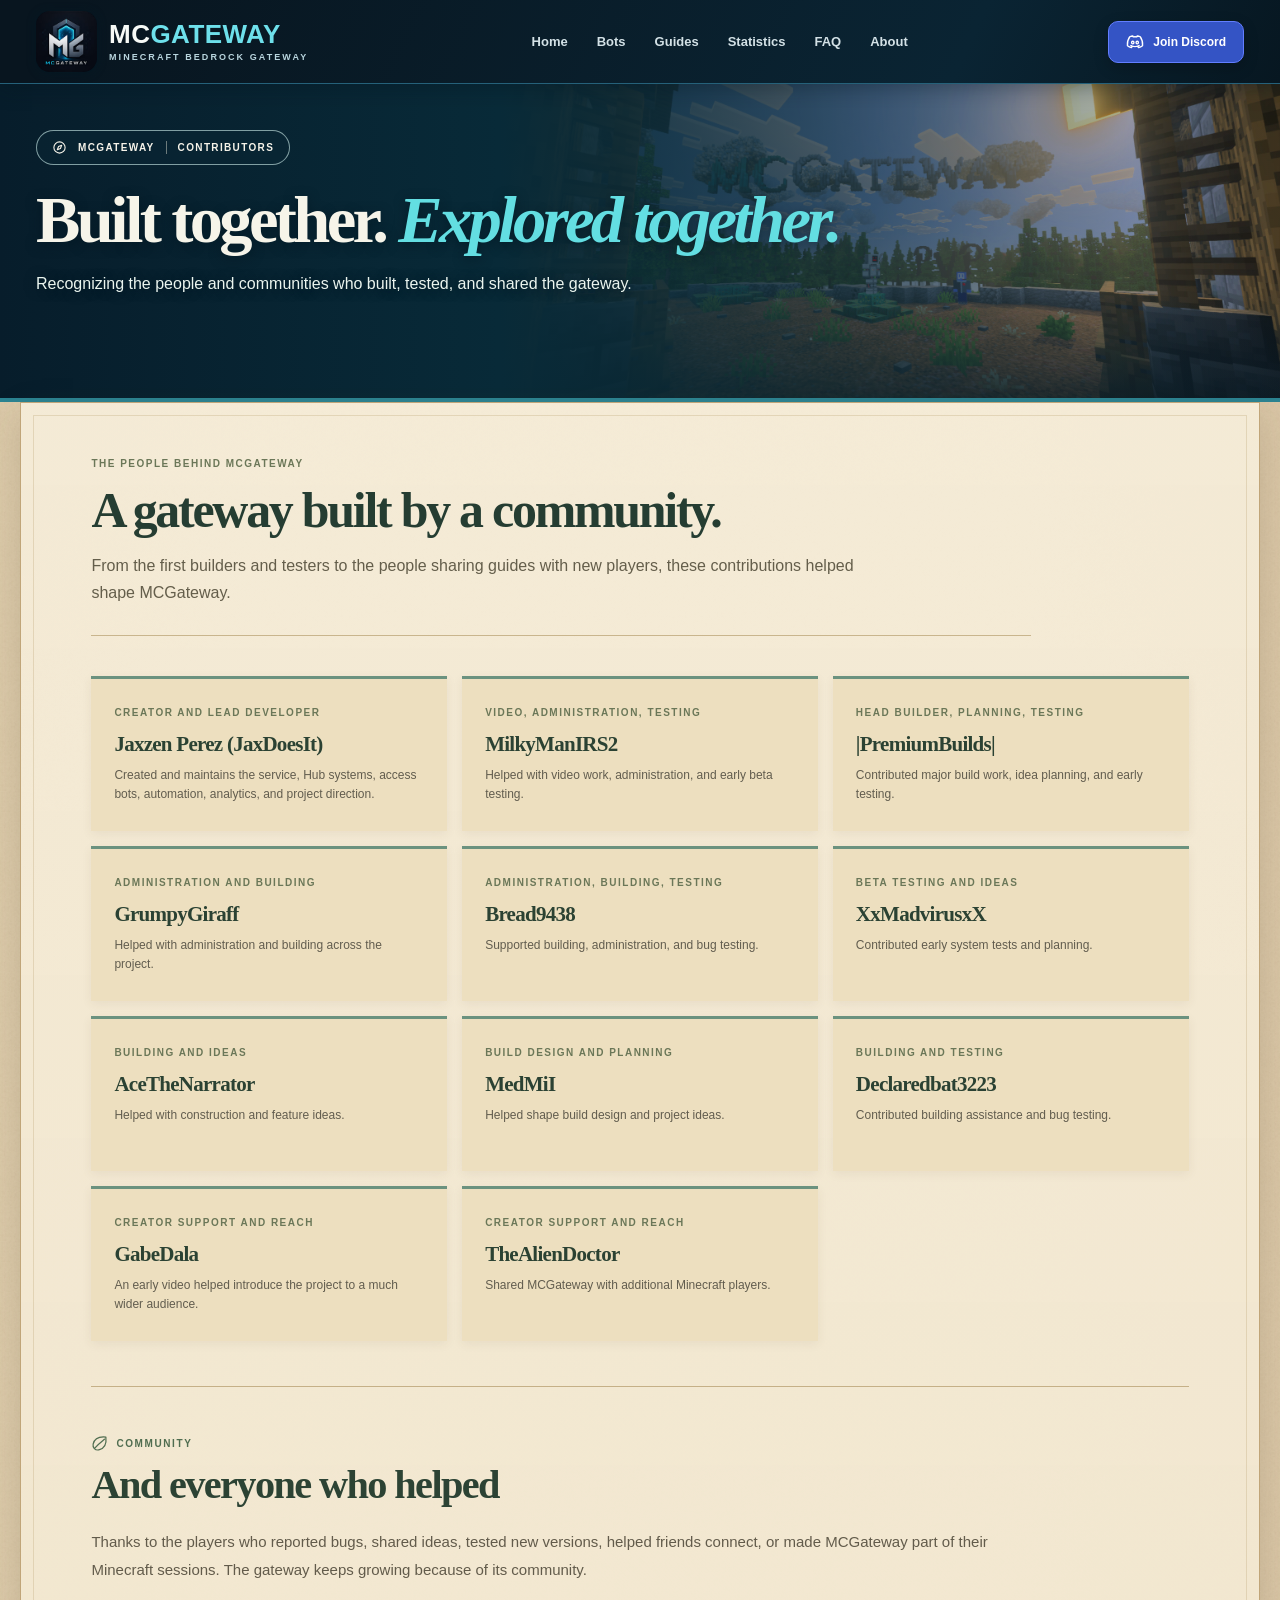
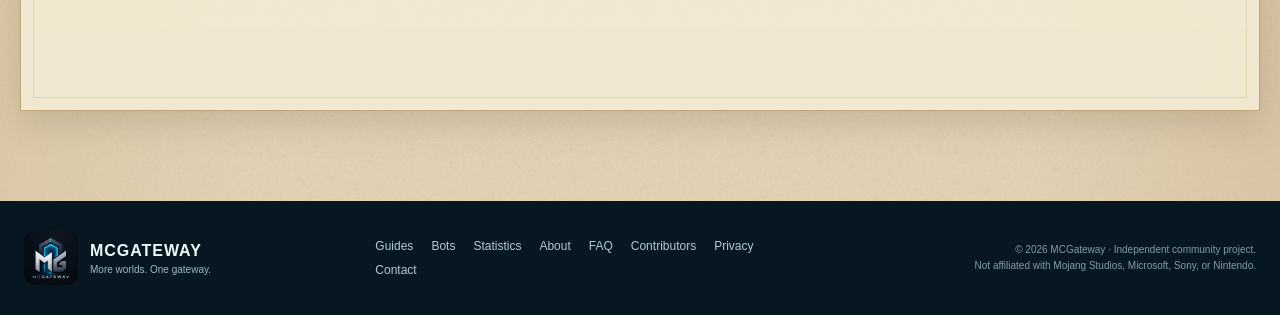
<file: contributors.html>
<!DOCTYPE html>
<html lang="en"><head><meta name="robots" content="noindex,nofollow,noarchive"/><meta charset="utf-8"/><meta content="width=device-width,initial-scale=1" name="viewport"/><meta content="#091b25" name="theme-color"/><meta content="Meet the builders, testers, creators and community members who helped create MCGateway." name="description"/><title>Contributors | The MCGateway Community | MCGateway</title><link href="assets/mcgateway-original-logo.png" rel="icon" type="image/png"/><link href="styles.css?v=20261121-hub-headers" rel="stylesheet"/><script defer="" src="app.js"></script><meta content="MCGateway" property="og:site_name"/><meta content="website" property="og:type"/><meta content="Contributors | The MCGateway Community | MCGateway" property="og:title"/><meta content="Meet the builders, testers, creators and community members who helped create MCGateway." property="og:description"/><meta content="https://jaxdoesit.github.io/mcgateway-v3-preview/assets/social-card.jpg" property="og:image"/><meta content="summary_large_image" name="twitter:card"/></head><body>
<svg aria-hidden="true" class="icon-library" focusable="false" xmlns="http://www.w3.org/2000/svg">
<symbol id="i-compass" viewbox="0 0 24 24"><circle cx="12" cy="12" r="9"></circle><path d="m15.5 8.5-2 5-5 2 2-5z"></path></symbol>
<symbol id="i-arrow" viewbox="0 0 24 24"><path d="M4 12h15m-6-6 6 6-6 6"></path></symbol>
<symbol id="i-user-plus" viewbox="0 0 24 24"><circle cx="9" cy="8" r="4"></circle><path d="M2 21c0-4 3-7 7-7s7 3 7 7m3-10v8m-4-4h8"></path></symbol>
<symbol id="i-gamepad" viewbox="0 0 24 24"><path d="M7 7h10c2.3 0 3.4 1 4 3l1 7c.4 2.6-1.5 3.5-3.3 2.2l-3.1-2.5H8.4l-3.1 2.5C3.5 20.5 1.6 19.6 2 17l1-7c.6-2 1.7-3 4-3Z"></path><path d="M6 12h5M8.5 9.5v5m7-.6h.01m3-2h.01"></path></symbol>
<symbol id="i-server" viewbox="0 0 24 24"><rect height="8" rx="2" width="18" x="3" y="3"></rect><rect height="8" rx="2" width="18" x="3" y="13"></rect><path d="M7 7h.01M7 17h.01M11 7h6m-6 10h6"></path></symbol>
<symbol id="i-book" viewbox="0 0 24 24"><path d="M12 6.5c-2-1.5-4.6-2.1-9-2v15c4.4-.2 7 .4 9 2 2-1.6 4.6-2.2 9-2v-15c-4.4-.1-7 .5-9 2Z"></path><path d="M12 6.5v15"></path></symbol>
<symbol id="i-copy" viewbox="0 0 24 24"><rect height="12" rx="2" width="12" x="8" y="8"></rect><path d="M16 8V5a2 2 0 0 0-2-2H5a2 2 0 0 0-2 2v9a2 2 0 0 0 2 2h3"></path></symbol>
<symbol id="i-leaf" viewbox="0 0 24 24"><path d="M21 3c-8-.8-16 1-18 10-1 5 3 9 8 8 9-2 11-10 10-18Z"></path><path d="M5 19c5-6 9-9 14-13"></path></symbol>
<symbol id="i-clock" viewbox="0 0 24 24"><circle cx="12" cy="12" r="9"></circle><path d="M12 6v6l4 2"></path></symbol>
<symbol id="i-map" viewbox="0 0 24 24"><path d="m3 6 6-3 6 3 6-3v15l-6 3-6-3-6 3zM9 3v15m6-12v15"></path></symbol>
<symbol id="i-check" viewbox="0 0 24 24"><path d="m4 12 5 5 11-11"></path></symbol>
<symbol id="i-help" viewbox="0 0 24 24"><circle cx="12" cy="12" r="9"></circle><path d="M9.6 9a2.7 2.7 0 1 1 4.9 1.5c-1 1.1-2.5 1.2-2.5 3.5m0 3h.01"></path></symbol>
<symbol id="i-discord" viewbox="0 0 24 24"><path d="M19 5a18 18 0 0 0-4.2-1l-.5 1.2a15 15 0 0 0-4.6 0L9.2 4A18 18 0 0 0 5 5c-2.8 4-3.5 8-3.1 12a19 19 0 0 0 5.3 2.6l1.3-1.8a14 14 0 0 1-2.1-1.1c3.5 1.7 7.7 1.7 11.2 0a14 14 0 0 1-2.1 1.1l1.3 1.8A19 19 0 0 0 22.1 17C22.5 13 21.8 9 19 5ZM9 14.5c-.9 0-1.6-.8-1.6-1.8S8.1 11 9 11s1.6.8 1.6 1.7S9.9 14.5 9 14.5Zm6 0c-.9 0-1.6-.8-1.6-1.8S14.1 11 15 11s1.6.8 1.6 1.7-.7 1.8-1.6 1.8Z"></path></symbol>
<symbol id="i-menu" viewbox="0 0 24 24"><path d="M4 7h16M4 12h16M4 17h16"></path></symbol>
<symbol id="i-close" viewbox="0 0 24 24"><path d="M5 5 19 19M19 5 5 19"></path></symbol>
<symbol id="i-sun" viewbox="0 0 24 24"><circle cx="12" cy="12" r="4"></circle><path d="M12 2v2m0 16v2M4.9 4.9l1.4 1.4m11.4 11.4 1.4 1.4M2 12h2m16 0h2M4.9 19.1l1.4-1.4M17.7 6.3l1.4-1.4"></path></symbol>
<symbol id="i-shield" viewbox="0 0 24 24"><path d="M12 2 4 5v6c0 5 3 9 8 11 5-2 8-6 8-11V5z"></path><path d="m9 12 2 2 4-4"></path></symbol>
</svg>
<a class="skip-link" href="#content">Skip to content</a>
<header class="site-header" id="top"><div class="nav-inner">
<a aria-label="MCGateway home" class="brand" href="index.html"><img alt="MCGateway MG portal logo" height="62" src="assets/mcgateway-original-logo.png" width="62"/><span class="brand-type"><strong>MC<span>GATEWAY</span></strong><small>MINECRAFT BEDROCK GATEWAY</small></span></a>
<nav aria-label="Main navigation" class="desktop-nav"><a href="index.html">Home</a><a href="bots.html">Bots</a><a href="guides.html">Guides</a><a href="statistics.html">Statistics</a><a href="faq.html">FAQ</a><a href="about.html">About</a></nav>
<a class="nav-discord" href="https://discord.gg/8rRBsjxRUS" rel="noopener noreferrer" target="_blank"><svg aria-hidden="true" class="icon"><use href="#i-discord"></use></svg><span>Join Discord</span></a>
<button aria-controls="mobileMenu" aria-expanded="false" aria-label="Open navigation" class="mobile-menu-button" id="menuButton" type="button"><svg aria-hidden="true" class="icon"><use href="#i-menu"></use></svg></button>
</div><nav aria-label="Mobile navigation" class="mobile-menu" hidden="" id="mobileMenu"><a href="index.html">Home</a><a href="bots.html">Bots</a><a href="guides.html">Guides</a><a href="statistics.html">Statistics</a><a href="faq.html">FAQ &amp; support</a><a href="about.html">About</a><a href="https://discord.gg/8rRBsjxRUS" rel="noopener noreferrer" target="_blank">Join Discord</a></nav></header><main class="subpage-main" id="content"><section class="inner-hero"><div aria-hidden="true" class="inner-hero-art"></div><div class="inner-hero-wrap"><div class="chapter-stamp"><svg aria-hidden="true" class="icon"><use href="#i-compass"></use></svg><span>MCGATEWAY</span><i></i><span>CONTRIBUTORS</span></div><h1>Built together. <em>Explored together.</em></h1><p>Recognizing the people and communities who built, tested, and shared the gateway.</p></div></section><div class="paper-layout"><div class="paper-inner"><div class="content-intro"><span class="small-overline">THE PEOPLE BEHIND MCGATEWAY</span><h2>A gateway built by a community.</h2><p>From the first builders and testers to the people sharing guides with new players, these contributions helped shape MCGateway.</p></div><div class="contributor-list"><article class="contributor-entry"><span class="small-overline">Creator and lead developer</span><h3>Jaxzen Perez (JaxDoesIt)</h3><p>Created and maintains the service, Hub systems, access bots, automation, analytics, and project direction.</p></article><article class="contributor-entry"><span class="small-overline">Video, administration, testing</span><h3>MilkyManIRS2</h3><p>Helped with video work, administration, and early beta testing.</p></article><article class="contributor-entry"><span class="small-overline">Head builder, planning, testing</span><h3>|PremiumBuilds|</h3><p>Contributed major build work, idea planning, and early testing.</p></article><article class="contributor-entry"><span class="small-overline">Administration and building</span><h3>GrumpyGiraff</h3><p>Helped with administration and building across the project.</p></article><article class="contributor-entry"><span class="small-overline">Administration, building, testing</span><h3>Bread9438</h3><p>Supported building, administration, and bug testing.</p></article><article class="contributor-entry"><span class="small-overline">Beta testing and ideas</span><h3>XxMadvirusxX</h3><p>Contributed early system tests and planning.</p></article><article class="contributor-entry"><span class="small-overline">Building and ideas</span><h3>AceTheNarrator</h3><p>Helped with construction and feature ideas.</p></article><article class="contributor-entry"><span class="small-overline">Build design and planning</span><h3>MedMiI</h3><p>Helped shape build design and project ideas.</p></article><article class="contributor-entry"><span class="small-overline">Building and testing</span><h3>Declaredbat3223</h3><p>Contributed building assistance and bug testing.</p></article><article class="contributor-entry"><span class="small-overline">Creator support and reach</span><h3>GabeDala</h3><p>An early video helped introduce the project to a much wider audience.</p></article><article class="contributor-entry"><span class="small-overline">Creator support and reach</span><h3>TheAlienDoctor</h3><p>Shared MCGateway with additional Minecraft players.</p></article></div><section class="field-section"><div class="eyebrow ink-green"><svg aria-hidden="true" class="icon"><use href="#i-leaf"></use></svg> COMMUNITY</div><h2>And everyone who helped</h2><p class="long-paragraph">Thanks to the players who reported bugs, shared ideas, tested new versions, helped friends connect, or made MCGateway part of their Minecraft sessions. The gateway keeps growing because of its community.</p></section></div></div></main><footer class="footer"><div class="footer-inner"><div class="footer-brand"><img alt="MCGateway" height="54" src="assets/mcgateway-original-logo.png" width="54"/><div><strong>MCGATEWAY</strong><span>More worlds. One gateway.</span></div></div><nav aria-label="Footer navigation"><a href="guides.html">Guides</a><a href="bots.html">Bots</a><a href="statistics.html">Statistics</a><a href="about.html">About</a><a href="faq.html">FAQ</a><a href="contributors.html">Contributors</a><a href="privacy.html">Privacy</a><a href="mailto:mcgatewaycontact@gmail.com">Contact</a></nav><div class="footer-fine">© 2026 MCGateway · Independent community project.<br/>Not affiliated with Mojang Studios, Microsoft, Sony, or Nintendo.</div></div></footer><div aria-atomic="true" aria-live="polite" class="toast" id="toast" role="status"></div></body></html>
</file>
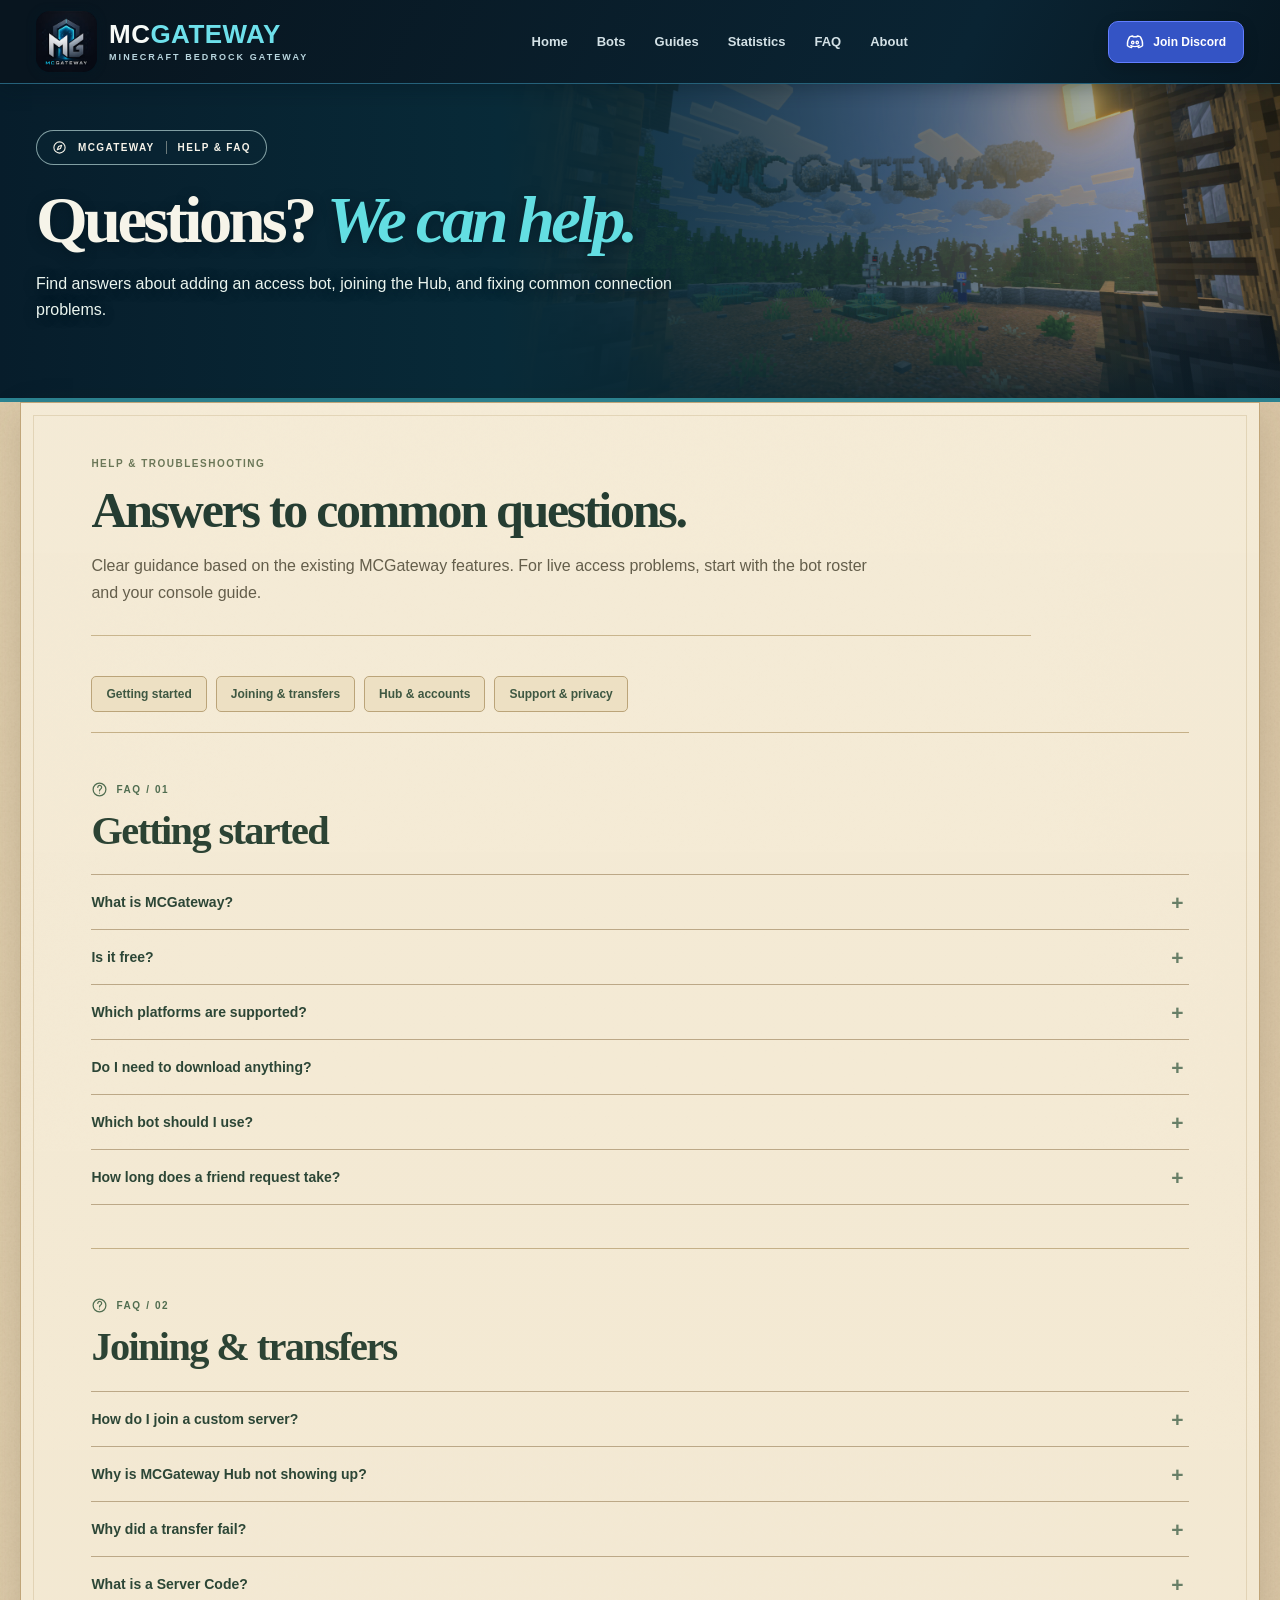
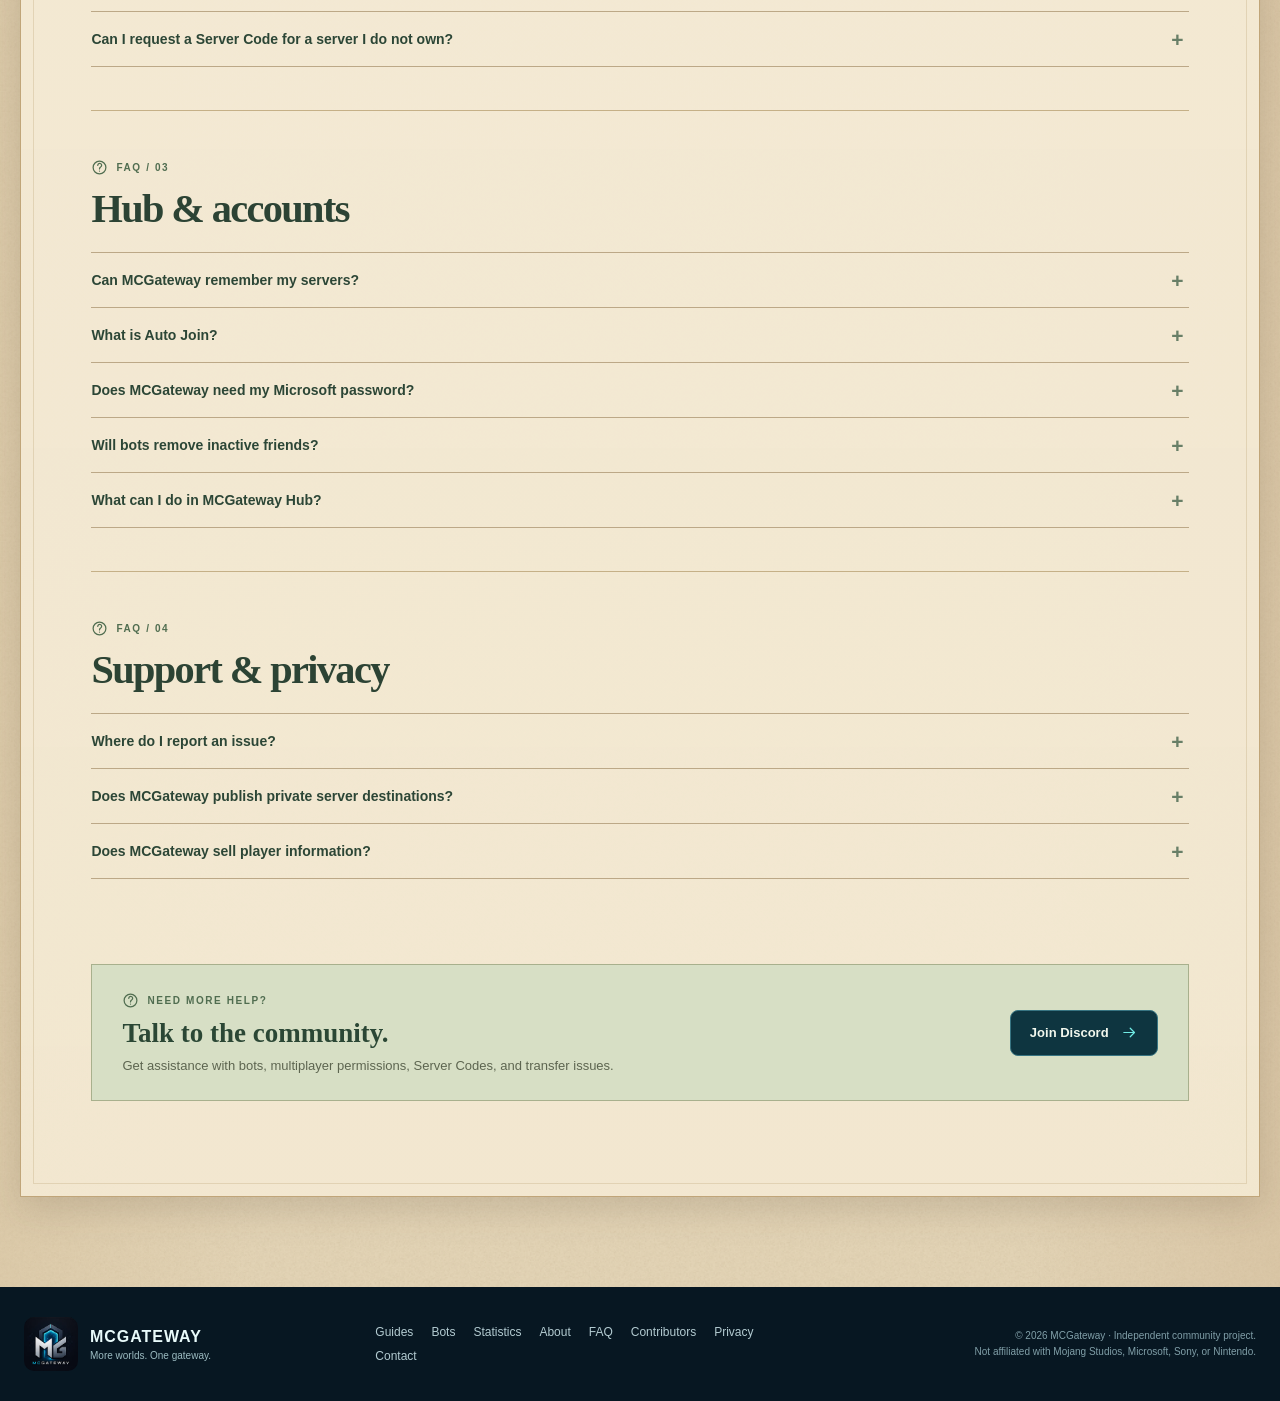
<file: faq.html>
<!DOCTYPE html>
<html lang="en"><head><meta name="robots" content="noindex,nofollow,noarchive"/><meta charset="utf-8"/><meta content="width=device-width,initial-scale=1" name="viewport"/><meta content="#091b25" name="theme-color"/><meta content="Official answers to MCGateway joining, bots, server transfers, Server Codes and common Minecraft Bedrock issues." name="description"/><title>FAQ | Joining, Servers and Troubleshooting | MCGateway</title><link href="assets/mcgateway-original-logo.png" rel="icon" type="image/png"/><link href="styles.css?v=20261121-hub-headers" rel="stylesheet"/><script defer="" src="app.js"></script><meta content="MCGateway" property="og:site_name"/><meta content="website" property="og:type"/><meta content="FAQ | Joining, Servers and Troubleshooting | MCGateway" property="og:title"/><meta content="Official answers to MCGateway joining, bots, server transfers, Server Codes and common Minecraft Bedrock issues." property="og:description"/><meta content="https://jaxdoesit.github.io/mcgateway-v3-preview/assets/social-card.jpg" property="og:image"/><meta content="summary_large_image" name="twitter:card"/></head><body>
<svg aria-hidden="true" class="icon-library" focusable="false" xmlns="http://www.w3.org/2000/svg">
<symbol id="i-compass" viewbox="0 0 24 24"><circle cx="12" cy="12" r="9"></circle><path d="m15.5 8.5-2 5-5 2 2-5z"></path></symbol>
<symbol id="i-arrow" viewbox="0 0 24 24"><path d="M4 12h15m-6-6 6 6-6 6"></path></symbol>
<symbol id="i-user-plus" viewbox="0 0 24 24"><circle cx="9" cy="8" r="4"></circle><path d="M2 21c0-4 3-7 7-7s7 3 7 7m3-10v8m-4-4h8"></path></symbol>
<symbol id="i-gamepad" viewbox="0 0 24 24"><path d="M7 7h10c2.3 0 3.4 1 4 3l1 7c.4 2.6-1.5 3.5-3.3 2.2l-3.1-2.5H8.4l-3.1 2.5C3.5 20.5 1.6 19.6 2 17l1-7c.6-2 1.7-3 4-3Z"></path><path d="M6 12h5M8.5 9.5v5m7-.6h.01m3-2h.01"></path></symbol>
<symbol id="i-server" viewbox="0 0 24 24"><rect height="8" rx="2" width="18" x="3" y="3"></rect><rect height="8" rx="2" width="18" x="3" y="13"></rect><path d="M7 7h.01M7 17h.01M11 7h6m-6 10h6"></path></symbol>
<symbol id="i-book" viewbox="0 0 24 24"><path d="M12 6.5c-2-1.5-4.6-2.1-9-2v15c4.4-.2 7 .4 9 2 2-1.6 4.6-2.2 9-2v-15c-4.4-.1-7 .5-9 2Z"></path><path d="M12 6.5v15"></path></symbol>
<symbol id="i-copy" viewbox="0 0 24 24"><rect height="12" rx="2" width="12" x="8" y="8"></rect><path d="M16 8V5a2 2 0 0 0-2-2H5a2 2 0 0 0-2 2v9a2 2 0 0 0 2 2h3"></path></symbol>
<symbol id="i-leaf" viewbox="0 0 24 24"><path d="M21 3c-8-.8-16 1-18 10-1 5 3 9 8 8 9-2 11-10 10-18Z"></path><path d="M5 19c5-6 9-9 14-13"></path></symbol>
<symbol id="i-clock" viewbox="0 0 24 24"><circle cx="12" cy="12" r="9"></circle><path d="M12 6v6l4 2"></path></symbol>
<symbol id="i-map" viewbox="0 0 24 24"><path d="m3 6 6-3 6 3 6-3v15l-6 3-6-3-6 3zM9 3v15m6-12v15"></path></symbol>
<symbol id="i-check" viewbox="0 0 24 24"><path d="m4 12 5 5 11-11"></path></symbol>
<symbol id="i-help" viewbox="0 0 24 24"><circle cx="12" cy="12" r="9"></circle><path d="M9.6 9a2.7 2.7 0 1 1 4.9 1.5c-1 1.1-2.5 1.2-2.5 3.5m0 3h.01"></path></symbol>
<symbol id="i-discord" viewbox="0 0 24 24"><path d="M19 5a18 18 0 0 0-4.2-1l-.5 1.2a15 15 0 0 0-4.6 0L9.2 4A18 18 0 0 0 5 5c-2.8 4-3.5 8-3.1 12a19 19 0 0 0 5.3 2.6l1.3-1.8a14 14 0 0 1-2.1-1.1c3.5 1.7 7.7 1.7 11.2 0a14 14 0 0 1-2.1 1.1l1.3 1.8A19 19 0 0 0 22.1 17C22.5 13 21.8 9 19 5ZM9 14.5c-.9 0-1.6-.8-1.6-1.8S8.1 11 9 11s1.6.8 1.6 1.7S9.9 14.5 9 14.5Zm6 0c-.9 0-1.6-.8-1.6-1.8S14.1 11 15 11s1.6.8 1.6 1.7-.7 1.8-1.6 1.8Z"></path></symbol>
<symbol id="i-menu" viewbox="0 0 24 24"><path d="M4 7h16M4 12h16M4 17h16"></path></symbol>
<symbol id="i-close" viewbox="0 0 24 24"><path d="M5 5 19 19M19 5 5 19"></path></symbol>
<symbol id="i-sun" viewbox="0 0 24 24"><circle cx="12" cy="12" r="4"></circle><path d="M12 2v2m0 16v2M4.9 4.9l1.4 1.4m11.4 11.4 1.4 1.4M2 12h2m16 0h2M4.9 19.1l1.4-1.4M17.7 6.3l1.4-1.4"></path></symbol>
<symbol id="i-shield" viewbox="0 0 24 24"><path d="M12 2 4 5v6c0 5 3 9 8 11 5-2 8-6 8-11V5z"></path><path d="m9 12 2 2 4-4"></path></symbol>
</svg>
<a class="skip-link" href="#content">Skip to content</a>
<header class="site-header" id="top"><div class="nav-inner">
<a aria-label="MCGateway home" class="brand" href="index.html"><img alt="MCGateway MG portal logo" height="62" src="assets/mcgateway-original-logo.png" width="62"/><span class="brand-type"><strong>MC<span>GATEWAY</span></strong><small>MINECRAFT BEDROCK GATEWAY</small></span></a>
<nav aria-label="Main navigation" class="desktop-nav"><a href="index.html">Home</a><a href="bots.html">Bots</a><a href="guides.html">Guides</a><a href="statistics.html">Statistics</a><a href="faq.html">FAQ</a><a href="about.html">About</a></nav>
<a class="nav-discord" href="https://discord.gg/8rRBsjxRUS" rel="noopener noreferrer" target="_blank"><svg aria-hidden="true" class="icon"><use href="#i-discord"></use></svg><span>Join Discord</span></a>
<button aria-controls="mobileMenu" aria-expanded="false" aria-label="Open navigation" class="mobile-menu-button" id="menuButton" type="button"><svg aria-hidden="true" class="icon"><use href="#i-menu"></use></svg></button>
</div><nav aria-label="Mobile navigation" class="mobile-menu" hidden="" id="mobileMenu"><a href="index.html">Home</a><a href="bots.html">Bots</a><a href="guides.html">Guides</a><a href="statistics.html">Statistics</a><a href="faq.html">FAQ &amp; support</a><a href="about.html">About</a><a href="https://discord.gg/8rRBsjxRUS" rel="noopener noreferrer" target="_blank">Join Discord</a></nav></header><main class="subpage-main" id="content"><section class="inner-hero"><div aria-hidden="true" class="inner-hero-art"></div><div class="inner-hero-wrap"><div class="chapter-stamp"><svg aria-hidden="true" class="icon"><use href="#i-compass"></use></svg><span>MCGATEWAY</span><i></i><span>HELP &amp; FAQ</span></div><h1>Questions? <em>We can help.</em></h1><p>Find answers about adding an access bot, joining the Hub, and fixing common connection problems.</p></div></section><div class="paper-layout"><div class="paper-inner"><div class="content-intro"><span class="small-overline">HELP &amp; TROUBLESHOOTING</span><h2>Answers to common questions.</h2><p>Clear guidance based on the existing MCGateway features. For live access problems, start with the bot roster and your console guide.</p></div><nav aria-label="FAQ categories" class="faq-tabs"><a href="#faq-0">Getting started</a><a href="#faq-1">Joining &amp; transfers</a><a href="#faq-2">Hub &amp; accounts</a><a href="#faq-3">Support &amp; privacy</a></nav><div id="faq-0"><section class="field-section"><div class="eyebrow ink-green"><svg aria-hidden="true" class="icon"><use href="#i-help"></use></svg> FAQ / 01</div><h2>Getting started</h2><div class="faq-stack"><details><summary>What is MCGateway?</summary><p>A free community-run Minecraft Bedrock gateway. Add an MCGateway access bot, join MCGateway Hub from Friends, then choose a destination server.</p></details><details><summary>Is it free?</summary><p>Yes. Joining servers through MCGateway is free. Donations and optional services for server owners are separate.</p></details><details><summary>Which platforms are supported?</summary><p>Xbox, PlayStation, Nintendo Switch, Windows, mobile, and other supported Minecraft Bedrock devices.</p></details><details><summary>Do I need to download anything?</summary><p>No extra console app or DNS changes. You add a friend account through Minecraft or supported Xbox account interfaces.</p></details><details><summary>Which bot should I use?</summary><p>Pick any bot marked Available on the live Bots page. You need only one.</p></details><details><summary>How long does a friend request take?</summary><p>Usually 20 to 30 seconds, sometimes up to roughly a minute.</p></details></div></section></div><div id="faq-1"><section class="field-section"><div class="eyebrow ink-green"><svg aria-hidden="true" class="icon"><use href="#i-help"></use></svg> FAQ / 02</div><h2>Joining &amp; transfers</h2><div class="faq-stack"><details><summary>How do I join a custom server?</summary><p>Add an available bot, join MCGateway Hub through Minecraft Friends, open the Hub menu with the robot or Ender Pearl, and enter a valid Bedrock IP and port.</p></details><details><summary>Why is MCGateway Hub not showing up?</summary><p>Check that you added the exact gamertag and waited for acceptance. Restart Minecraft if the Friends list has not refreshed, or try another available bot.</p></details><details><summary>Why did a transfer fail?</summary><p>The destination might be offline, have an incorrect port, be Java-only, require an allowlist, or have other normal server restrictions.</p></details><details><summary>What is a Server Code?</summary><p>A short MCGateway code that represents a server address. Request one for free through a ticket in the official Discord.</p></details><details><summary>Can I request a Server Code for a server I do not own?</summary><p>Yes. Request it through Discord with the server name, IP, port, and desired code.</p></details></div></section></div><div id="faq-2"><section class="field-section"><div class="eyebrow ink-green"><svg aria-hidden="true" class="icon"><use href="#i-help"></use></svg> FAQ / 03</div><h2>Hub &amp; accounts</h2><div class="faq-stack"><details><summary>Can MCGateway remember my servers?</summary><p>Yes. Saved servers, favorites, recent servers, and Auto Join are supported Hub features.</p></details><details><summary>What is Auto Join?</summary><p>A feature that automatically directs you toward your selected saved server when entering the Hub.</p></details><details><summary>Does MCGateway need my Microsoft password?</summary><p>No. Never give a password to an access bot or MCGateway support.</p></details><details><summary>Will bots remove inactive friends?</summary><p>They may remove inactive friends after roughly a month to keep capacity available. Simply add an available bot again when you return.</p></details><details><summary>What can I do in MCGateway Hub?</summary><p>The Hub is primarily for choosing and transferring to Bedrock servers. It also has infinite parkour and a PvP arena to try while you are there.</p></details></div></section></div><div id="faq-3"><section class="field-section"><div class="eyebrow ink-green"><svg aria-hidden="true" class="icon"><use href="#i-help"></use></svg> FAQ / 04</div><h2>Support &amp; privacy</h2><div class="faq-stack"><details><summary>Where do I report an issue?</summary><p>Use the official Discord for help, or email mcgatewaycontact@gmail.com.</p></details><details><summary>Does MCGateway publish private server destinations?</summary><p>No. Private destinations are not automatically listed publicly merely because they appear in service history.</p></details><details><summary>Does MCGateway sell player information?</summary><p>No. For more details, see the Privacy page.</p></details></div></section></div><div class="support-banner"><div><div class="eyebrow ink-green"><svg aria-hidden="true" class="icon"><use href="#i-help"></use></svg> NEED MORE HELP?</div><h2>Talk to the community.</h2><p>Get assistance with bots, multiplayer permissions, Server Codes, and transfer issues.</p></div><a class="button-dark" href="https://discord.gg/8rRBsjxRUS" rel="noopener noreferrer" target="_blank">Join Discord <svg aria-hidden="true" class="icon"><use href="#i-arrow"></use></svg></a></div></div></div></main><footer class="footer"><div class="footer-inner"><div class="footer-brand"><img alt="MCGateway" height="54" src="assets/mcgateway-original-logo.png" width="54"/><div><strong>MCGATEWAY</strong><span>More worlds. One gateway.</span></div></div><nav aria-label="Footer navigation"><a href="guides.html">Guides</a><a href="bots.html">Bots</a><a href="statistics.html">Statistics</a><a href="about.html">About</a><a href="faq.html">FAQ</a><a href="contributors.html">Contributors</a><a href="privacy.html">Privacy</a><a href="mailto:mcgatewaycontact@gmail.com">Contact</a></nav><div class="footer-fine">© 2026 MCGateway · Independent community project.<br/>Not affiliated with Mojang Studios, Microsoft, Sony, or Nintendo.</div></div></footer><div aria-atomic="true" aria-live="polite" class="toast" id="toast" role="status"></div></body></html>
</file>
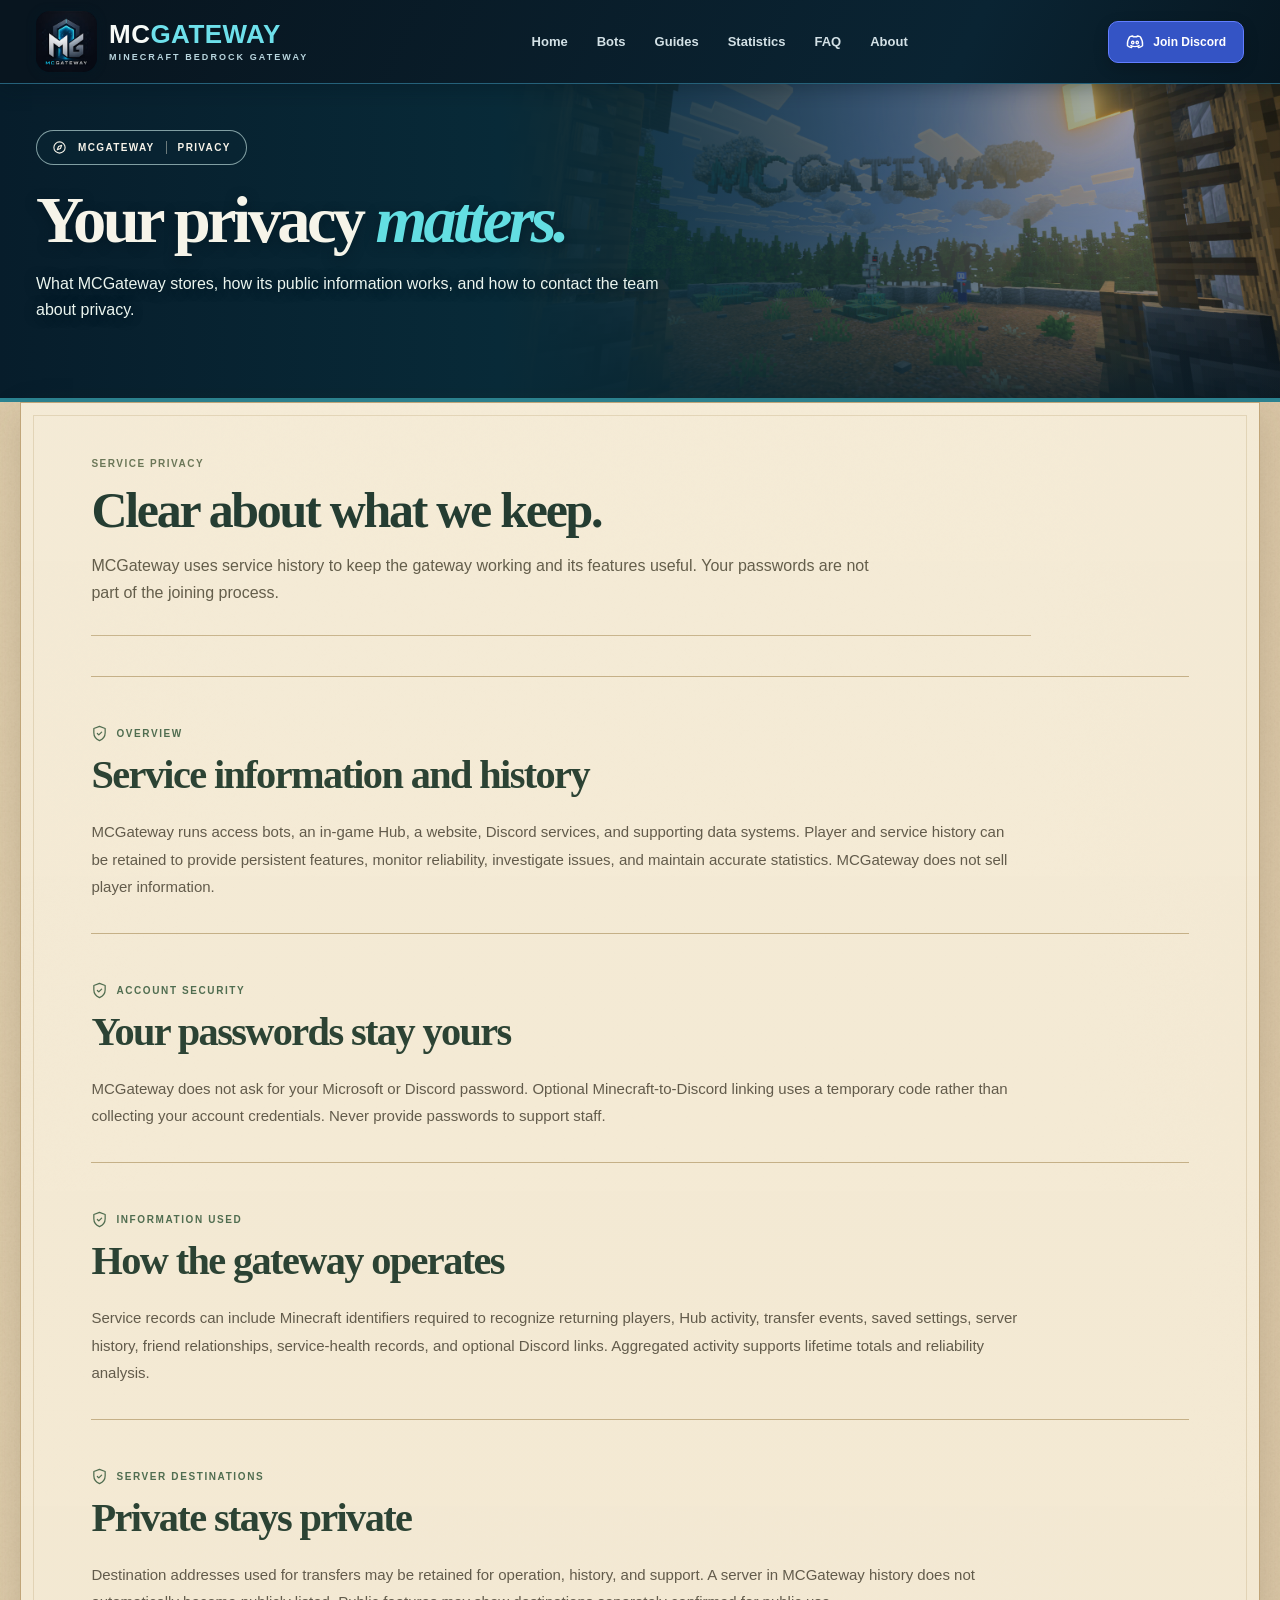
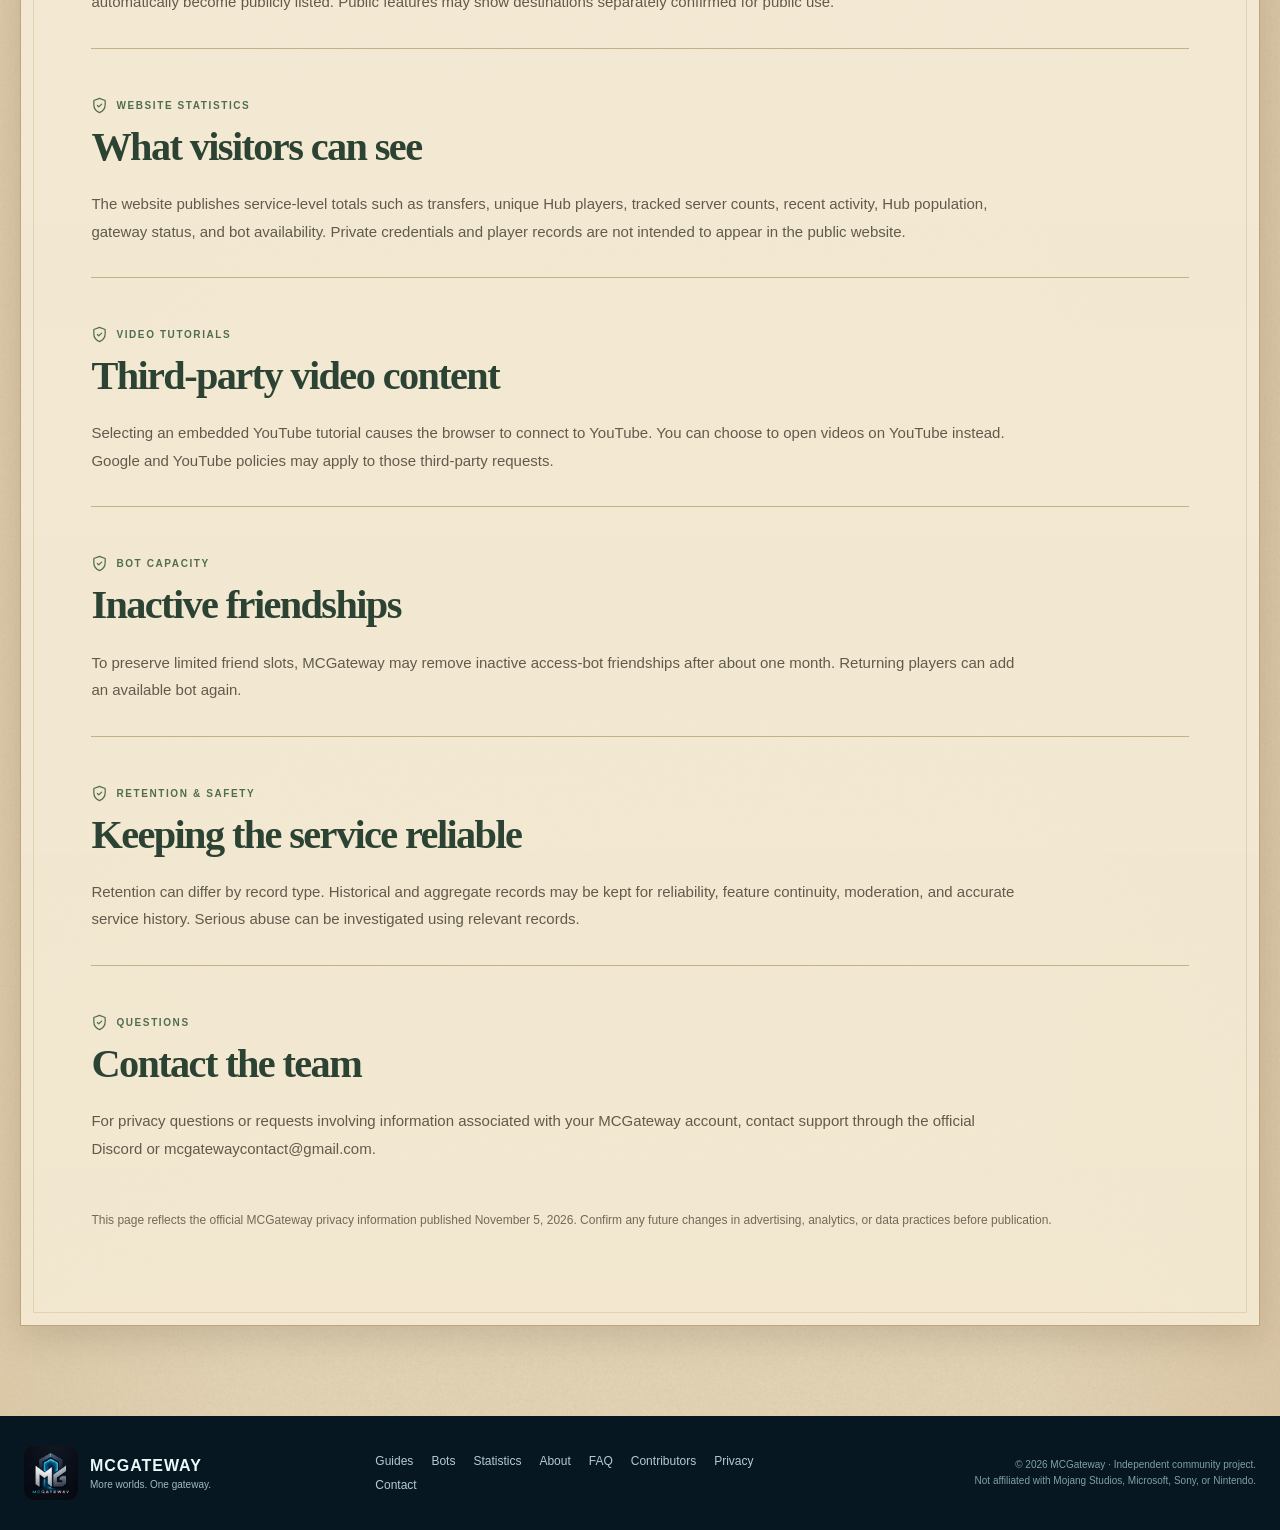
<file: privacy.html>
<!DOCTYPE html>
<html lang="en"><head><meta name="robots" content="noindex,nofollow,noarchive"/><meta charset="utf-8"/><meta content="width=device-width,initial-scale=1" name="viewport"/><meta content="#091b25" name="theme-color"/><meta content="How MCGateway handles service records, Microsoft account security, bot-friend activity, and public statistics." name="description"/><title>Privacy | MCGateway Data and Account Safety | MCGateway</title><link href="assets/mcgateway-original-logo.png" rel="icon" type="image/png"/><link href="styles.css?v=20261121-hub-headers" rel="stylesheet"/><script defer="" src="app.js"></script><meta content="MCGateway" property="og:site_name"/><meta content="website" property="og:type"/><meta content="Privacy | MCGateway Data and Account Safety | MCGateway" property="og:title"/><meta content="How MCGateway handles service records, Microsoft account security, bot-friend activity, and public statistics." property="og:description"/><meta content="https://jaxdoesit.github.io/mcgateway-v3-preview/assets/social-card.jpg" property="og:image"/><meta content="summary_large_image" name="twitter:card"/></head><body>
<svg aria-hidden="true" class="icon-library" focusable="false" xmlns="http://www.w3.org/2000/svg">
<symbol id="i-compass" viewbox="0 0 24 24"><circle cx="12" cy="12" r="9"></circle><path d="m15.5 8.5-2 5-5 2 2-5z"></path></symbol>
<symbol id="i-arrow" viewbox="0 0 24 24"><path d="M4 12h15m-6-6 6 6-6 6"></path></symbol>
<symbol id="i-user-plus" viewbox="0 0 24 24"><circle cx="9" cy="8" r="4"></circle><path d="M2 21c0-4 3-7 7-7s7 3 7 7m3-10v8m-4-4h8"></path></symbol>
<symbol id="i-gamepad" viewbox="0 0 24 24"><path d="M7 7h10c2.3 0 3.4 1 4 3l1 7c.4 2.6-1.5 3.5-3.3 2.2l-3.1-2.5H8.4l-3.1 2.5C3.5 20.5 1.6 19.6 2 17l1-7c.6-2 1.7-3 4-3Z"></path><path d="M6 12h5M8.5 9.5v5m7-.6h.01m3-2h.01"></path></symbol>
<symbol id="i-server" viewbox="0 0 24 24"><rect height="8" rx="2" width="18" x="3" y="3"></rect><rect height="8" rx="2" width="18" x="3" y="13"></rect><path d="M7 7h.01M7 17h.01M11 7h6m-6 10h6"></path></symbol>
<symbol id="i-book" viewbox="0 0 24 24"><path d="M12 6.5c-2-1.5-4.6-2.1-9-2v15c4.4-.2 7 .4 9 2 2-1.6 4.6-2.2 9-2v-15c-4.4-.1-7 .5-9 2Z"></path><path d="M12 6.5v15"></path></symbol>
<symbol id="i-copy" viewbox="0 0 24 24"><rect height="12" rx="2" width="12" x="8" y="8"></rect><path d="M16 8V5a2 2 0 0 0-2-2H5a2 2 0 0 0-2 2v9a2 2 0 0 0 2 2h3"></path></symbol>
<symbol id="i-leaf" viewbox="0 0 24 24"><path d="M21 3c-8-.8-16 1-18 10-1 5 3 9 8 8 9-2 11-10 10-18Z"></path><path d="M5 19c5-6 9-9 14-13"></path></symbol>
<symbol id="i-clock" viewbox="0 0 24 24"><circle cx="12" cy="12" r="9"></circle><path d="M12 6v6l4 2"></path></symbol>
<symbol id="i-map" viewbox="0 0 24 24"><path d="m3 6 6-3 6 3 6-3v15l-6 3-6-3-6 3zM9 3v15m6-12v15"></path></symbol>
<symbol id="i-check" viewbox="0 0 24 24"><path d="m4 12 5 5 11-11"></path></symbol>
<symbol id="i-help" viewbox="0 0 24 24"><circle cx="12" cy="12" r="9"></circle><path d="M9.6 9a2.7 2.7 0 1 1 4.9 1.5c-1 1.1-2.5 1.2-2.5 3.5m0 3h.01"></path></symbol>
<symbol id="i-discord" viewbox="0 0 24 24"><path d="M19 5a18 18 0 0 0-4.2-1l-.5 1.2a15 15 0 0 0-4.6 0L9.2 4A18 18 0 0 0 5 5c-2.8 4-3.5 8-3.1 12a19 19 0 0 0 5.3 2.6l1.3-1.8a14 14 0 0 1-2.1-1.1c3.5 1.7 7.7 1.7 11.2 0a14 14 0 0 1-2.1 1.1l1.3 1.8A19 19 0 0 0 22.1 17C22.5 13 21.8 9 19 5ZM9 14.5c-.9 0-1.6-.8-1.6-1.8S8.1 11 9 11s1.6.8 1.6 1.7S9.9 14.5 9 14.5Zm6 0c-.9 0-1.6-.8-1.6-1.8S14.1 11 15 11s1.6.8 1.6 1.7-.7 1.8-1.6 1.8Z"></path></symbol>
<symbol id="i-menu" viewbox="0 0 24 24"><path d="M4 7h16M4 12h16M4 17h16"></path></symbol>
<symbol id="i-close" viewbox="0 0 24 24"><path d="M5 5 19 19M19 5 5 19"></path></symbol>
<symbol id="i-sun" viewbox="0 0 24 24"><circle cx="12" cy="12" r="4"></circle><path d="M12 2v2m0 16v2M4.9 4.9l1.4 1.4m11.4 11.4 1.4 1.4M2 12h2m16 0h2M4.9 19.1l1.4-1.4M17.7 6.3l1.4-1.4"></path></symbol>
<symbol id="i-shield" viewbox="0 0 24 24"><path d="M12 2 4 5v6c0 5 3 9 8 11 5-2 8-6 8-11V5z"></path><path d="m9 12 2 2 4-4"></path></symbol>
</svg>
<a class="skip-link" href="#content">Skip to content</a>
<header class="site-header" id="top"><div class="nav-inner">
<a aria-label="MCGateway home" class="brand" href="index.html"><img alt="MCGateway MG portal logo" height="62" src="assets/mcgateway-original-logo.png" width="62"/><span class="brand-type"><strong>MC<span>GATEWAY</span></strong><small>MINECRAFT BEDROCK GATEWAY</small></span></a>
<nav aria-label="Main navigation" class="desktop-nav"><a href="index.html">Home</a><a href="bots.html">Bots</a><a href="guides.html">Guides</a><a href="statistics.html">Statistics</a><a href="faq.html">FAQ</a><a href="about.html">About</a></nav>
<a class="nav-discord" href="https://discord.gg/8rRBsjxRUS" rel="noopener noreferrer" target="_blank"><svg aria-hidden="true" class="icon"><use href="#i-discord"></use></svg><span>Join Discord</span></a>
<button aria-controls="mobileMenu" aria-expanded="false" aria-label="Open navigation" class="mobile-menu-button" id="menuButton" type="button"><svg aria-hidden="true" class="icon"><use href="#i-menu"></use></svg></button>
</div><nav aria-label="Mobile navigation" class="mobile-menu" hidden="" id="mobileMenu"><a href="index.html">Home</a><a href="bots.html">Bots</a><a href="guides.html">Guides</a><a href="statistics.html">Statistics</a><a href="faq.html">FAQ &amp; support</a><a href="about.html">About</a><a href="https://discord.gg/8rRBsjxRUS" rel="noopener noreferrer" target="_blank">Join Discord</a></nav></header><main class="subpage-main" id="content"><section class="inner-hero"><div aria-hidden="true" class="inner-hero-art"></div><div class="inner-hero-wrap"><div class="chapter-stamp"><svg aria-hidden="true" class="icon"><use href="#i-compass"></use></svg><span>MCGATEWAY</span><i></i><span>PRIVACY</span></div><h1>Your privacy <em>matters.</em></h1><p>What MCGateway stores, how its public information works, and how to contact the team about privacy.</p></div></section><div class="paper-layout"><div class="paper-inner"><div class="content-intro"><span class="small-overline">SERVICE PRIVACY</span><h2>Clear about what we keep.</h2><p>MCGateway uses service history to keep the gateway working and its features useful. Your passwords are not part of the joining process.</p></div><section class="field-section"><div class="eyebrow ink-green"><svg aria-hidden="true" class="icon"><use href="#i-shield"></use></svg> OVERVIEW</div><h2>Service information and history</h2><p class="long-paragraph">MCGateway runs access bots, an in-game Hub, a website, Discord services, and supporting data systems. Player and service history can be retained to provide persistent features, monitor reliability, investigate issues, and maintain accurate statistics. MCGateway does not sell player information.</p></section><section class="field-section"><div class="eyebrow ink-green"><svg aria-hidden="true" class="icon"><use href="#i-shield"></use></svg> ACCOUNT SECURITY</div><h2>Your passwords stay yours</h2><p class="long-paragraph">MCGateway does not ask for your Microsoft or Discord password. Optional Minecraft-to-Discord linking uses a temporary code rather than collecting your account credentials. Never provide passwords to support staff.</p></section><section class="field-section"><div class="eyebrow ink-green"><svg aria-hidden="true" class="icon"><use href="#i-shield"></use></svg> INFORMATION USED</div><h2>How the gateway operates</h2><p class="long-paragraph">Service records can include Minecraft identifiers required to recognize returning players, Hub activity, transfer events, saved settings, server history, friend relationships, service-health records, and optional Discord links. Aggregated activity supports lifetime totals and reliability analysis.</p></section><section class="field-section"><div class="eyebrow ink-green"><svg aria-hidden="true" class="icon"><use href="#i-shield"></use></svg> SERVER DESTINATIONS</div><h2>Private stays private</h2><p class="long-paragraph">Destination addresses used for transfers may be retained for operation, history, and support. A server in MCGateway history does not automatically become publicly listed. Public features may show destinations separately confirmed for public use.</p></section><section class="field-section"><div class="eyebrow ink-green"><svg aria-hidden="true" class="icon"><use href="#i-shield"></use></svg> WEBSITE STATISTICS</div><h2>What visitors can see</h2><p class="long-paragraph">The website publishes service-level totals such as transfers, unique Hub players, tracked server counts, recent activity, Hub population, gateway status, and bot availability. Private credentials and player records are not intended to appear in the public website.</p></section><section class="field-section"><div class="eyebrow ink-green"><svg aria-hidden="true" class="icon"><use href="#i-shield"></use></svg> VIDEO TUTORIALS</div><h2>Third-party video content</h2><p class="long-paragraph">Selecting an embedded YouTube tutorial causes the browser to connect to YouTube. You can choose to open videos on YouTube instead. Google and YouTube policies may apply to those third-party requests.</p></section><section class="field-section"><div class="eyebrow ink-green"><svg aria-hidden="true" class="icon"><use href="#i-shield"></use></svg> BOT CAPACITY</div><h2>Inactive friendships</h2><p class="long-paragraph">To preserve limited friend slots, MCGateway may remove inactive access-bot friendships after about one month. Returning players can add an available bot again.</p></section><section class="field-section"><div class="eyebrow ink-green"><svg aria-hidden="true" class="icon"><use href="#i-shield"></use></svg> RETENTION &amp; SAFETY</div><h2>Keeping the service reliable</h2><p class="long-paragraph">Retention can differ by record type. Historical and aggregate records may be kept for reliability, feature continuity, moderation, and accurate service history. Serious abuse can be investigated using relevant records.</p></section><section class="field-section"><div class="eyebrow ink-green"><svg aria-hidden="true" class="icon"><use href="#i-shield"></use></svg> QUESTIONS</div><h2>Contact the team</h2><p class="long-paragraph">For privacy questions or requests involving information associated with your MCGateway account, contact support through the official Discord or mcgatewaycontact@gmail.com.</p></section><p class="body-note">This page reflects the official MCGateway privacy information published November 5, 2026. Confirm any future changes in advertising, analytics, or data practices before publication.</p></div></div></main><footer class="footer"><div class="footer-inner"><div class="footer-brand"><img alt="MCGateway" height="54" src="assets/mcgateway-original-logo.png" width="54"/><div><strong>MCGATEWAY</strong><span>More worlds. One gateway.</span></div></div><nav aria-label="Footer navigation"><a href="guides.html">Guides</a><a href="bots.html">Bots</a><a href="statistics.html">Statistics</a><a href="about.html">About</a><a href="faq.html">FAQ</a><a href="contributors.html">Contributors</a><a href="privacy.html">Privacy</a><a href="mailto:mcgatewaycontact@gmail.com">Contact</a></nav><div class="footer-fine">© 2026 MCGateway · Independent community project.<br/>Not affiliated with Mojang Studios, Microsoft, Sony, or Nintendo.</div></div></footer><div aria-atomic="true" aria-live="polite" class="toast" id="toast" role="status"></div></body></html>
</file>
<file: styles.css>
:root {
  color-scheme: light;
  --navy:#091b25; --navy-2:#0e2632; --navy-3:#153644;
  --cyan:#24d8e2; --cyan-dim:#7dd4dd;
  --ink:#263528; --forest:#304a35; --forest-2:#54704e;
  --parchment:#f5ebd5; --parchment-deep:#e9d5b4; --parchment-text:#302f27;
  --rule:rgba(90,70,37,.25);
  --sans:Inter,"Segoe UI",Arial,Helvetica,sans-serif;
  --serif:Georgia,"Times New Roman",serif;
  --content:1392px;
}
*{box-sizing:border-box}
html{scroll-behavior:smooth;scroll-padding-top:118px}
body{margin:0;min-width:320px;overflow-x:hidden;background:#091d25;color:var(--parchment-text);font-family:var(--sans);-webkit-font-smoothing:antialiased}
a{color:inherit;text-decoration:none}button{font:inherit}button,a{-webkit-tap-highlight-color:transparent}
button:focus-visible,a:focus-visible,summary:focus-visible{outline:3px solid #24d8e2;outline-offset:4px}
.icon-library{position:absolute;width:0;height:0;overflow:hidden}
.icon{width:20px;height:20px;display:inline-block;stroke:currentColor;stroke-width:1.75;stroke-linecap:round;stroke-linejoin:round;fill:none;vertical-align:middle;flex-shrink:0}
.fill-icon{fill:currentColor;stroke:none}.skip-link{position:fixed;top:8px;left:8px;background:#fff;color:#17292e;padding:12px;z-index:999;transform:translateY(-180%)}.skip-link:focus{transform:none}
.prototype-ribbon{min-height:28px;background:#173642;color:#bce2df;font-size:10px;font-weight:760;letter-spacing:.105em;text-align:center;display:flex;align-items:center;justify-content:center;gap:10px;padding:6px 20px;line-height:1.5}
.ribbon-dot{width:5px;height:5px;border-radius:50%;background:#ffc98a}.ribbon-sep{color:#688d95}
.site-header{height:84px;position:relative;z-index:80;background:linear-gradient(115deg,#08151f 5%,#0a2433 75%,#071721);border-bottom:1px solid #25617a;color:#f2f5ef;box-shadow:0 3px 20px #06141e60}
.nav-inner{height:100%;max-width:var(--content);width:calc(100% - 72px);margin:0 auto;display:flex;align-items:center;gap:28px}
.brand{display:flex;gap:12px;align-items:center;min-width:295px;flex-shrink:0}.brand>img{height:61px;width:61px;object-fit:cover;border-radius:14px;filter:drop-shadow(0 1px 4px #031722)}
.brand-type{display:flex;flex-direction:column;gap:5px}.brand-type strong{font-size:26px;font-weight:900;letter-spacing:.018em;line-height:1;color:#f7faf7}.brand-type strong span{color:#6ee0eb}.brand-type small{font-size:9px;font-weight:700;letter-spacing:.23em;color:#b9d5de;white-space:nowrap}
.desktop-nav{margin-inline:auto;display:flex;align-items:center;justify-content:center;gap:5px;white-space:nowrap}.desktop-nav a{font-size:13px;font-weight:720;color:#d3e1e6;padding:14px 12px;transition:color .15s,background .15s;border-radius:6px}.desktop-nav a:hover,.desktop-nav a.current{color:#5de9eb;background:#123744}.desktop-nav a.current{box-shadow:inset 0 -2px #32dce2}
.nav-discord{height:42px;padding:0 17px;background:#3454c5;border:1px solid #627eff;border-radius:10px;display:inline-flex;align-items:center;gap:9px;font-size:12px;font-weight:820;color:#fff;white-space:nowrap;box-shadow:0 5px 15px #0003}.nav-discord:hover{background:#4664d4}.nav-discord .icon{width:18px}
.mobile-menu-button{display:none;width:44px;height:44px;border:1px solid #4a7985;background:#103442;border-radius:8px;color:#d8f4f6;align-items:center;justify-content:center;cursor:pointer}.mobile-menu{position:absolute;top:100%;left:0;right:0;padding:12px 24px 22px;background:#0b2330;border-bottom:1px solid #2c6a77;box-shadow:0 18px 30px #03131a99;z-index:100}.mobile-menu a{display:block;padding:13px 10px;color:#d8ebef;font-size:14px;font-weight:680;border-bottom:1px solid #ffffff15}.mobile-menu[hidden]{display:none}
.hero{height:460px;position:relative;isolation:isolate;overflow:hidden;background:#082434;color:#f5f5ed}
.hero-art{position:absolute;inset:0 0 0 28%;z-index:-3;background-image:url('assets/current-hub-hero.jpg');background-repeat:no-repeat;background-position:50% 50%;background-size:cover;filter:saturate(1.12) contrast(1.04)}
.hero-glaze{position:absolute;inset:0;z-index:-2;background:linear-gradient(90deg,#061b28 0%,#062433 27%,#082432e8 39%,#052636a8 52%,#041e290f 76%),linear-gradient(0deg,#001a25aa 0%,transparent 22%,transparent 78%,#07152233 100%)}
.hero:after{content:none}
.hero-inner{width:calc(100% - 72px);max-width:var(--content);margin:0 auto;padding:48px 0 40px;position:relative;z-index:2}
.chapter-stamp{display:inline-flex;align-items:center;gap:11px;border:1px solid #b6d5d3b3;border-radius:100px;padding:9px 15px;color:#f6f3e9;font-size:10px;font-weight:780;letter-spacing:.135em;background:#0a2634a3}.chapter-stamp .icon{width:15px;height:15px}.chapter-stamp i{width:1px;height:13px;background:#b0b6ad99}
.hero h1{font-family:var(--serif);font-weight:700;font-size:clamp(49px,5vw,74px);line-height:1.02;letter-spacing:-.046em;max-width:780px;margin:18px 0 17px;text-wrap:balance;text-shadow:0 3px 18px #00131dc4}
.hero h1 em{color:#3ce3e9;font-style:normal;border-bottom:2px solid #35c9d060;padding-bottom:3px}
.hero p{font-size:16px;line-height:1.69;max-width:510px;color:#eef7f5;margin:0;text-shadow:0 2px 15px #001926}
.hero-actions{display:flex;gap:12px;flex-wrap:wrap;margin-top:24px}.action-primary,.action-outline{display:inline-flex;min-height:49px;padding:0 22px;gap:11px;align-items:center;justify-content:center;border-radius:9px;font-size:13px;font-weight:820;white-space:nowrap;transition:transform .16s,background .16s,box-shadow .16s}.action-primary{background:#29dbe6;color:#092330;border:1px solid #a3f9fa;box-shadow:0 5px 16px #0028327a}.action-primary:hover{background:#6bf1ee;transform:translateY(-2px)}.action-outline{border:1px solid #d0ebe9;background:#092936ba;color:#f1fbfc}.action-outline:hover{background:#174658}.arrow-icon{width:17px;height:17px;margin-left:6px}
.concept-caption{position:absolute;right:max(34px,calc((100vw - var(--content))/2));bottom:18px;display:flex;align-items:center;gap:8px;font-size:9px;letter-spacing:.12em;font-weight:810;color:#edfcf8;background:#082532a8;border:1px solid #e7f9e648;border-radius:4px;padding:8px 10px;text-shadow:0 1px 3px #061a20}.concept-caption .icon{width:15px;height:15px;color:#8cf3cb}.concept-caption span{font-weight:560;letter-spacing:0;color:#d5dfe2}
.journal-shell{position:relative;z-index:1;width:100%;max-width:none;margin:0;padding:0 max(0px,calc((100% - var(--content))/2));background:#f0e2c7 url('assets/paper-grain.png') repeat;border-top:2px solid #b89e71;border-bottom:2px solid #b89e71}
.journal-shell:before{content:"";position:absolute;left:6px;top:90px;width:32px;height:176px;z-index:8;pointer-events:none;background:radial-gradient(ellipse at 50% 22px,transparent 7px,#8b7654 8px,#f5e6bf 9px,#886c4c 11px,transparent 12px) 0 0/32px 58px repeat-y;filter:drop-shadow(1px 3px 1px #17242055)}
.journal-edge{display:none}
.journal-page{position:relative;max-width:var(--content);margin:0 auto;background-image:url('assets/paper-grain.png'),radial-gradient(circle at 3% 4%,#fffcf2 0%,transparent 37%),radial-gradient(circle at 100% 100%,#e5d4b5 0%,transparent 41%),linear-gradient(110deg,#f4e5c9,#f3e4c8 45%,#ebd5b1 100%);border:0;padding:33px 36px 34px;box-shadow:none;overflow:hidden}
.ink-seal{position:absolute;top:16px;right:20px;width:98px;height:98px;border:2px double #957848;outline:1px solid #957848;border-radius:50%;display:flex;flex-direction:column;align-items:center;justify-content:center;transform:rotate(-15deg);color:#957848;opacity:.25;pointer-events:none;z-index:0}.ink-seal:after{content:"";position:absolute;inset:9px;border:1px dashed #927546;border-radius:50%}.ink-seal span{font-family:var(--serif);font-weight:900;font-size:29px;letter-spacing:-.07em}.ink-seal small{font-size:6.5px;letter-spacing:.14em;font-weight:900}
.journal-page:before,.journal-page:after{content:"";position:absolute;z-index:0;pointer-events:none;width:260px;height:260px;opacity:.13;border:2px solid #8e7745;border-radius:50%;transform:rotate(-22deg)}.journal-page:before{right:-170px;top:-150px}.journal-page:after{left:-210px;bottom:-210px}
.journal-top-grid{display:grid;grid-template-columns:minmax(340px,.85fr) minmax(0,1.35fr);gap:34px;align-items:stretch;position:relative;z-index:1}
.parchment-inset{border:1px solid #d3b88e;background:linear-gradient(138deg,#fff4db,#f2dbb8);box-shadow:0 5px 8px #72532e24,inset 0 0 25px #ddbc8230;position:relative}
.recommendation{padding:23px 25px 20px;border-radius:4px;min-height:285px}.recommendation:before{content:"";position:absolute;left:0;right:0;top:0;height:3px;background:linear-gradient(90deg,#a78954,transparent 70%)}
.eyebrow{display:flex;align-items:center;gap:8px;color:#43523d;font-size:10px;font-weight:840;letter-spacing:.16em;line-height:1.5}.eyebrow .icon{height:17px;width:17px}.ink-rule{flex:1;height:1px;background:#95855e8a;margin-left:7px;max-width:88px}
.recommendation h2,.path-section h2,.console-intro h2,.story-copy h2,.horizons-intro h2,.walkthrough-head h2,.help-inner h2{font-family:var(--serif);letter-spacing:-.046em;font-weight:700;line-height:1.12}
.recommendation h2{font-size:clamp(29px,2.7vw,38px);margin:12px 0 8px}.recommendation h2 span{color:#435d44}.body-intro{font-size:13px;line-height:1.58;max-width:340px;margin:0 0 15px;color:#594e3a}
.bot-tool{min-height:64px;background:linear-gradient(125deg,#0c2636,#153c4d);border:1px solid #1d7385;border-radius:9px;box-shadow:0 3px 0 #8873544a,0 0 0 3px #e4cfab;display:flex;align-items:center;gap:11px;padding:9px;color:#f7fcf7}
.bot-avatar{height:38px;width:38px;flex:none;border:1px solid #50a2ab;background:#173b4a;color:#6cdce4;display:grid;place-items:center;border-radius:7px;font-size:12px;font-weight:900;letter-spacing:.03em}
.bot-identity{min-width:0;flex:1;display:flex;flex-direction:column;gap:3px}.bot-identity strong{font-size:15px;white-space:nowrap;text-overflow:ellipsis;overflow:hidden}.bot-identity small{font-size:10px;color:#bdcfd2}.bot-preview-badge{color:#efd99f;border:1px solid #d2b1716b;background:#8c704a47;border-radius:12px;font-size:9px;padding:4px 7px;letter-spacing:.08em;font-weight:800}.bot-copy{cursor:pointer;color:#b8fbff;border:1px solid #3d8796;background:#114e64;border-radius:7px;display:grid;place-items:center;height:40px;width:42px;flex:none}.bot-copy:hover{background:#196c85}.bot-copy .icon{width:17px;height:17px}
.bot-footnote{display:flex;gap:8px;align-items:flex-start;color:#675a43;font-size:11px;margin:11px 0}.preview-dot{height:7px;width:7px;flex:none;background:#b98743;border-radius:50%;margin-top:3px}.ink-link{display:inline-flex;gap:9px;align-items:center;font-size:12px;font-weight:780;color:#186477;border-bottom:1px solid #267788a1;padding-bottom:3px;line-height:1.4}.ink-link .icon{width:15px;height:15px}
.path-section{padding:8px 0 0}.path-head{display:flex;gap:22px;align-items:center;justify-content:space-between}.path-head h2{font-size:clamp(29px,2.9vw,41px);margin:12px 0 13px}.path-head p{max-width:210px;margin:0 0 10px;color:#645845;line-height:1.55;font-size:12px}
.step-rail{display:grid;grid-template-columns:minmax(0,1fr) 22px minmax(0,1fr) 22px minmax(0,1fr);gap:10px;margin-top:3px;align-items:stretch}.step{position:relative;text-align:center;padding:12px 7px 10px;min-width:0}.step:before{content:"";position:absolute;inset:30px 0 0;border-left:1px solid #cdb488;border-right:1px solid #cdb488;border-bottom:1px solid #cdb488;background:#d7bb8852;opacity:.5;z-index:-1;border-radius:3px}.step-bubble{width:55px;height:55px;border-radius:50%;display:grid;place-items:center;margin:0 auto 11px;background:#f5e7c6;border:1px solid #ad9361;box-shadow:0 2px 0 #b89c6b66}.step-bubble .icon{width:29px;height:29px;color:#344e3b;stroke-width:1.6}.step-number{font-size:9px;font-weight:860;letter-spacing:.15em;color:#526647}.step h3{font-family:var(--serif);font-size:19px;letter-spacing:-.04em;margin:6px 0 7px}.step p{font-size:11px;line-height:1.48;color:#6a604f;margin:0}.step-connector{display:flex;align-items:center;justify-content:center;color:#728066}.step-connector .icon{width:20px;height:20px;stroke-width:2.1}
.console-choice{display:grid;grid-template-columns:300px minmax(0,1fr);gap:28px;align-items:center;margin-top:24px;padding:21px 0 5px;border-top:1px solid #a48f674d;position:relative;z-index:1}.console-intro h2{font-size:30px;margin:6px 0 6px}.console-intro p{font-size:12px;line-height:1.55;color:#655b47;margin:0}.console-list{display:grid;grid-template-columns:repeat(3,minmax(0,1fr));gap:12px}.console{min-height:82px;display:flex;align-items:center;padding:14px 14px;gap:10px;border-radius:9px;box-shadow:0 3px 0 #473c3488,inset 0 1px #ffffff60;color:#fff;position:relative;overflow:hidden;transition:transform .16s,filter .16s}.console:hover{transform:translateY(-2px);filter:brightness(1.08)}.console:after{content:"";position:absolute;width:84px;height:84px;right:-15px;bottom:-46px;border:1px solid #ffffff23;transform:rotate(45deg)}.console.xbox{background:linear-gradient(135deg,#1e7d38,#07501f);border:1px solid #56a95c}.console.playstation{background:linear-gradient(135deg,#0754a1,#09326c);border:1px solid #488bd5}.console.nintendo{background:linear-gradient(135deg,#b9362d,#8e1c20);border:1px solid #dc7773}.console-symbol{font-size:15px;font-weight:900;border:1px solid #ffffff7c;border-radius:50%;height:43px;width:43px;flex:none;display:grid;place-items:center}.console span:nth-child(2){display:flex;flex-direction:column;min-width:0;gap:5px}.console strong{font-size:16px;letter-spacing:-.03em;white-space:nowrap}.console small{font-size:10px;color:#fffc}.console>.icon{margin-left:auto;width:15px;height:15px}
/* The Network Ledger: intentionally modest in scale, prominent in hierarchy. */
.network-ledger{position:relative;z-index:1;background:#0a232e;color:#f6efe0;padding:24px max(24px,calc((100vw - 1320px)/2)) 19px;border-top:0;border-bottom:4px solid #b08f5c;isolation:isolate}
.network-ledger:before{content:"";position:absolute;inset:0;pointer-events:none;z-index:-2;background:radial-gradient(ellipse at 87% 4%,#2d5a5666,transparent 42%),radial-gradient(circle at 12% 80%,#1a566044,transparent 39%),linear-gradient(125deg,#09222e,#0b2933 70%,#102f35)}
.network-ledger:after{content:"";position:absolute;inset:0;z-index:-1;pointer-events:none;opacity:.15;background:repeating-linear-gradient(90deg,transparent 0 35px,#e6d4a10c 35px 36px),repeating-linear-gradient(0deg,transparent 0 35px,#e6d4a10c 35px 36px);mask-image:linear-gradient(90deg,transparent,black 25%,black 75%,transparent)}
.ledger-wrap{max-width:1280px;margin:0 auto;position:relative}
.ledger-topline{display:flex;align-items:center;gap:12px;margin:0 0 8px;color:#c6ae82;font-size:10px;letter-spacing:.19em;font-style:normal;font-weight:750}
.ledger-topline i{font-style:normal}.ledger-topline span{height:1px;background:linear-gradient(90deg,#997b48,#a5ac8e77);width:62px}.ledger-topline span:last-child{flex:1;max-width:400px;opacity:.45}
.ledger-introduction{display:flex;align-items:center;justify-content:space-between;gap:18px;margin-bottom:14px}
.ledger-copy{max-width:950px}.ledger-eyebrow{display:flex;gap:10px;align-items:center;font-size:10px;font-weight:830;letter-spacing:.15em;color:#d2c198}.ledger-eyebrow .icon{width:14px;height:14px;color:#7be5dd}.ledger-eyebrow span{color:#61878a}
.ledger-introduction h2{font-family:var(--serif);font-size:clamp(26px,2.5vw,38px);letter-spacing:-.045em;line-height:1.13;margin:7px 0 5px;font-weight:700;color:#fff6e7}.ledger-introduction h2 em{font-style:italic;color:#87dbcf;font-weight:700}
.ledger-introduction p{font-size:12px;color:#b7c9c8;margin:0;line-height:1.58;max-width:680px}
.ledger-mark{flex:none;width:77px;height:77px;display:flex;flex-direction:column;align-items:center;justify-content:center;border:2px double #c9ad7645;border-radius:50%;transform:rotate(-15deg);color:#b5a07d70;font-family:var(--serif);box-shadow:inset 0 0 0 5px #12333a, inset 0 0 0 6px #a18d6255}
.ledger-mark span{font-size:27px;font-weight:700;line-height:1}.ledger-mark small{font-size:7px;letter-spacing:.13em;margin-top:5px}
.ledger-grid{display:grid;grid-template-columns:1.06fr 1fr .81fr;border-top:1px solid #bca77d5a;border-bottom:1px solid #bca77d5a;position:relative;align-items:stretch}
.ledger-feature{min-width:0;padding:14px 30px 14px 0;display:flex;flex-direction:column;gap:8px;justify-content:center}
.ledger-feature+.ledger-feature{border-left:1px solid #bca77d4e;padding-left:32px}
.ledger-label{font-size:10px;font-weight:850;letter-spacing:.14em;color:#a9c8c4;display:flex;align-items:center;gap:8px;white-space:nowrap}.ledger-label .icon{height:17px;width:17px;color:#69d1d4}.ledger-example{font-size:8px;letter-spacing:.06em;color:#e2c692;border:1px solid #b49a615c;border-radius:3px;padding:3px 5px;margin-left:3px}
.ledger-number{font-size:clamp(37px,4.15vw,59px);line-height:1;letter-spacing:-.06em;color:#fff0d5;font-weight:770;font-variant-numeric:tabular-nums;text-shadow:0 1px 10px #0004}
.ledger-description{font-size:11px;color:#aec2bc;line-height:1.45}
.ledger-secondary{border-left:1px solid #bca77d4e;padding:8px 0 9px 26px;display:grid;align-content:center;gap:10px}.ledger-fleet{padding-bottom:10px;border-bottom:1px solid #bca77d3b}.ledger-fleet-value{display:flex;align-items:center;gap:11px;margin-top:5px}.ledger-fleet-value strong{font-size:29px;line-height:1;color:#f7e5c4;font-variant-numeric:tabular-nums}.ledger-fleet-value span{font-size:10px;line-height:1.25;color:#afc8c3}
.ledger-unverified{display:flex;align-items:center;gap:7px;font-size:11px;font-weight:680;color:#cad0c4;margin-top:10px}.ledger-unverified-dot{width:7px;height:7px;flex:none;border-radius:50%;background:#d0ad7c;box-shadow:0 0 0 3px #d0ad7c23}
.ledger-bottom{display:flex;justify-content:space-between;align-items:center;gap:18px;padding-top:9px}.ledger-disclaimer{display:flex;align-items:center;gap:8px;color:#a9bfbd;font-size:10px;line-height:1.5}.ledger-disclaimer .icon{width:15px;height:15px;flex:none;color:#baac8d}.ledger-link{display:inline-flex;align-items:center;gap:11px;padding:8px 0;color:#7becdf;white-space:nowrap;font-size:11px;font-weight:800;letter-spacing:.03em;border-bottom:1px solid #53bcb3a0}.ledger-link .icon{width:16px;height:16px}.ledger-link:hover{color:#d7fff9;border-color:#d7fff9}
@media(max-width:1060px){.network-ledger{padding-inline:26px}.ledger-grid{grid-template-columns:1fr 1fr}.ledger-secondary{grid-column:1/-1;border-left:0;border-top:1px solid #bca77d4e;padding:13px 0;display:flex;align-items:center;gap:25px}.ledger-fleet{border:0;border-right:1px solid #bca77d4e;padding:0 25px 0 0}.ledger-feature:nth-child(2){padding-left:26px}.ledger-description{font-size:11px}}
@media(max-width:750px){.network-ledger{padding:18px 20px 18px}.ledger-introduction{margin-bottom:13px}.ledger-mark{width:62px;height:62px}.ledger-mark span{font-size:23px}.ledger-number{font-size:clamp(33px,6.5vw,50px)}.ledger-feature{padding:13px 16px 13px 0}.ledger-feature:nth-child(2){padding-left:18px}.ledger-label{font-size:9px;letter-spacing:.08em;gap:6px}.ledger-example{font-size:7px}.ledger-bottom{align-items:flex-start;flex-wrap:wrap;gap:6px}.ledger-link{margin-left:0}}
@media(max-width:520px){.network-ledger{padding:18px 19px 17px}.ledger-introduction{align-items:flex-start}.ledger-introduction h2{font-size:32px}.ledger-introduction p{font-size:11px}.ledger-mark{display:none}.ledger-grid{grid-template-columns:1fr 1fr}.ledger-feature{padding:13px 12px 13px 0}.ledger-feature:nth-child(2){padding-left:14px}.ledger-label{font-size:8px;letter-spacing:.055em;flex-wrap:wrap}.ledger-label .icon{width:14px;height:14px}.ledger-example{font-size:7px;letter-spacing:0;margin-left:0}.ledger-number{font-size:clamp(28px,8.5vw,41px);letter-spacing:-.065em}.ledger-description{font-size:10px}.ledger-secondary{gap:16px}.ledger-fleet{padding-right:16px}.ledger-fleet-value strong{font-size:25px}.ledger-presence .ledger-label{white-space:normal}.ledger-unverified{font-size:9px}.ledger-disclaimer{font-size:9px}}
@media(max-width:350px){.ledger-grid{grid-template-columns:1fr}.ledger-feature{border:0!important;padding:15px 0!important}.ledger-feature:nth-child(2){border-top:1px solid #bca77d4e!important}.ledger-number{font-size:42px}.ledger-secondary{flex-wrap:wrap}}

.island-story{position:relative;background:radial-gradient(ellipse at 88% 20%,#f6e8c9,transparent 52%),linear-gradient(180deg,#f5eddb,#eee1c7);padding:78px 24px 86px;overflow:hidden}.island-story:after{content:"";position:absolute;bottom:0;left:0;right:0;height:7px;background:repeating-linear-gradient(90deg,#dcc399 0,#dcc399 26px,#e9d6b5 26px,#e9d6b5 50px);opacity:.6}
.story-ornament{position:absolute;left:50%;transform:translateX(-50%);top:18px;letter-spacing:.2em;color:#9b875e;font-size:12px;white-space:nowrap}.story-ornament span{font-size:8px;font-weight:800;vertical-align:middle;margin:0 12px}.story-grid{width:100%;max-width:1240px;margin:auto;display:grid;grid-template-columns:minmax(0,.9fr) minmax(0,1fr);gap:75px;align-items:center}.ink-green{color:#506d50}.story-number{font-size:10px;letter-spacing:.16em;font-weight:750;color:#8b7857;margin:20px 0}.story-copy h2{font-size:clamp(37px,4vw,57px);margin:0 0 23px;color:#26392e}.story-copy h2 i{font-style:italic;color:#547353;font-weight:700}.story-copy p{color:#534f40;font-size:15px;line-height:1.78;max-width:600px;margin:0 0 17px}.story-copy strong{color:#314f40}.status-line{display:flex;align-items:center;gap:9px;margin-top:24px;border-top:1px solid #baae94;padding-top:16px;font-size:11px;font-weight:750;color:#566a52}.status-small-dot{width:8px;height:8px;border-radius:50%;background:#b78b50}
.island-poster{height:386px;border:10px solid #fff9e8;outline:1px solid #ae9875;box-shadow:0 19px 26px #4d3b272c;position:relative;transform:rotate(1deg);background:#163547;overflow:hidden}.poster-image{position:absolute;inset:0;background-image:linear-gradient(180deg,#071b2508 0%,transparent 40%,#041923bd 100%),url('assets/island-concept.jpg');background-size:cover;background-position:55% 50%;filter:saturate(.92)}.poster-top{position:absolute;left:16px;right:16px;top:16px;display:flex;justify-content:space-between;align-items:center;font-size:10px;letter-spacing:.14em;color:#fff;font-weight:850;text-shadow:0 1px 6px #041923}.poster-bottom{position:absolute;bottom:0;left:0;right:0;padding:50px 22px 18px;color:#fff;display:flex;flex-direction:column;gap:7px}.poster-bottom strong{font-family:var(--serif);font-size:27px;letter-spacing:-.04em}.poster-bottom small{color:#dbe8e8;font-size:11px}
.horizons{position:relative;padding:81px max(24px,calc((100vw - 1240px)/2)) 80px;background:radial-gradient(ellipse at 0 60%,#28543e 0%,transparent 39%),linear-gradient(145deg,#132e2e,#0b242e 65%,#061c28);color:#edf1e9;overflow:hidden}.horizons:before{content:"";position:absolute;width:560px;height:560px;border:2px solid #aad6b10e;border-radius:50%;right:-160px;top:-260px;box-shadow:0 0 0 46px #aad6b106,0 0 0 100px #aad6b105}.horizons-intro{max-width:740px;position:relative}.horizons .eyebrow{color:#90d5b2}.horizons-intro h2{font-size:clamp(38px,4vw,59px);margin:14px 0}.horizons-intro p{color:#b7d0c5;font-size:15px;line-height:1.65;max-width:675px;margin:0 0 28px}
.horizons-grid{display:grid;grid-template-columns:1.28fr 1fr 1fr;gap:15px;position:relative}.mode-feature{min-height:277px;padding:29px 25px;position:relative;display:flex;flex-direction:column;align-items:flex-start;border:1px solid #98d3c84e;overflow:hidden;isolation:isolate}.mode-feature:before{content:"";position:absolute;inset:0;z-index:-2}.mode-skyblock:before{background:linear-gradient(90deg,#10382edb,#12463470),url('assets/island-concept.jpg');background-position:center;background-size:cover;filter:saturate(.8)}.mode-pvp:before{background:linear-gradient(145deg,#1d3c3f,#122b35)}.mode-building:before{background:radial-gradient(circle at 75% 20%,#294a46,#14302e 64%,#0e2830)}.mode-pvp:after,.mode-building:after{content:"";position:absolute;z-index:-1;width:150px;height:150px;right:-35px;top:-30px;border:20px solid #ffffff0a;transform:rotate(45deg)}.mode-icon{width:40px;height:40px;display:grid;place-items:center;color:#a4f5c4;border:1px solid #a1d8b27d;background:#143f3e80;margin-bottom:20px}.mode-icon .icon{width:22px;height:22px}.mode-label{font-size:9px;letter-spacing:.15em;color:#bce8cb;font-weight:800}.mode-feature h3{font-family:var(--serif);font-size:38px;letter-spacing:-.04em;margin:9px 0 8px}.mode-feature p{color:#d1e3dc;max-width:360px;line-height:1.6;margin:0 0 20px;font-size:13px}.coming-label{margin-top:auto;border:1px solid #d6eacc85;background:#233c3290;padding:7px 10px;font-size:9px;letter-spacing:.13em;font-weight:850;color:#e2eed7}.future-note{font-size:11px;color:#adc7bf;margin:17px 0 0;max-width:900px;line-height:1.55}
.walkthrough{background:#f1e6d2;padding:77px max(24px,calc((100vw - 1240px)/2)) 87px}.walkthrough-head{display:flex;align-items:end;justify-content:space-between;gap:35px;margin-bottom:30px}.walkthrough-head h2{font-size:clamp(34px,3.6vw,51px);margin:11px 0 0;color:#26382e}.walkthrough-head>p{max-width:335px;color:#6c614f;line-height:1.7;font-size:13px;margin:0 0 4px}.capture-grid{display:grid;grid-template-columns:repeat(3,minmax(0,1fr));gap:20px}.capture{border:1px solid #d0b994;background:#fff6e4;box-shadow:0 5px 0 #d8bf95}.capture-art{height:190px;background:linear-gradient(140deg,#103143,#09212f);border:8px solid #fff6e4;position:relative;color:#d5e8e7;overflow:hidden}.capture-art:after{content:"";position:absolute;inset:0;background:repeating-linear-gradient(0deg,transparent 0,transparent 27px,#c6ebef0d 28px),repeating-linear-gradient(90deg,transparent 0,transparent 27px,#c6ebef0d 28px);pointer-events:none}.capture-chrome{display:flex;gap:4px;position:absolute;top:12px;left:12px}.capture-chrome span{width:5px;height:5px;background:#3d8a92;border-radius:50%}.capture-center{display:flex;flex-direction:column;align-items:center;justify-content:center;height:100%;gap:8px}.capture-center .icon{width:34px;height:34px;color:#90d6d3}.capture-center strong{font-size:10px;letter-spacing:.16em;color:#e6f6f3}.capture-center small{font-size:9px;color:#87acb2}.capture-copy{padding:12px 18px 21px}.capture-copy>span{font-size:9px;color:#687c60;letter-spacing:.12em;font-weight:820}.capture-copy h3{font-family:var(--serif);margin:7px 0 6px;letter-spacing:-.035em;font-size:21px}.capture-copy p{font-size:12px;line-height:1.6;color:#6d6556;margin:0}
.help-strip{background:#dfd1b7;padding:56px max(24px,calc((100vw - 1240px)/2));color:#2b3429}.help-inner{display:grid;grid-template-columns:.9fr 1.1fr;gap:80px}.help-inner h2{font-size:clamp(29px,3vw,41px);margin:12px 0;color:#25382d}.help-inner p{font-size:13px;color:#635e4e;line-height:1.65;max-width:380px}.questions{border-top:1px solid #988e76}.questions details{border-bottom:1px solid #988e76;padding:0}.questions summary{cursor:pointer;list-style:none;padding:18px 27px 18px 0;font-size:13px;font-weight:780;position:relative}.questions summary::-webkit-details-marker{display:none}.questions summary:after{content:"+";position:absolute;right:6px;top:15px;font-size:21px;font-weight:400;color:#567360}.questions details[open] summary:after{content:"−"}.questions details p{margin:0 16px 17px 0;line-height:1.65;font-size:12px;color:#655d4b}
.closing{color:#fff;position:relative;isolation:isolate;background:#082531;padding:73px 24px 81px;text-align:center;overflow:hidden}/* Screenshot by Diav, CubeCraft community: https://www.cubecraft.net/threads/realistic-landscape.252895/ */
.closing:before{content:"";position:absolute;inset:0;z-index:-2;background:url('https://www.cubecraft.net/attachments/170932/') center 54%/cover no-repeat;opacity:.28;filter:saturate(.85)}.closing:after{content:"";position:absolute;inset:0;z-index:-1;background:linear-gradient(90deg,#051b29c8,#0c2d36a6,#051b29cc)}.closing-inner{max-width:700px;margin:auto}.closing-kicker{color:#8ce5d9;font-size:10px;letter-spacing:.18em;font-weight:820;display:flex;align-items:center;justify-content:center;gap:10px}.closing h2{font-family:var(--serif);font-size:clamp(40px,4.7vw,63px);line-height:1.12;letter-spacing:-.045em;margin:20px 0 15px}.closing h2 em{color:#6be2d8;font-style:italic}.closing p{color:#bdd2d2;font-size:14px;line-height:1.65;max-width:510px;margin:0 auto 25px}.closing .action-primary{margin:auto}
.footer{background:#071722;color:#c6d7d7;padding:30px 24px}.footer-inner{max-width:var(--content);margin:auto;display:grid;grid-template-columns:1fr 1.3fr 1.4fr;gap:40px;align-items:center}.footer-brand{display:flex;align-items:center;gap:12px}.footer-brand img{border-radius:10px}.footer-brand div{display:flex;flex-direction:column;gap:4px}.footer-brand strong{font-size:16px;letter-spacing:.06em;color:#e8fafa}.footer-brand span{font-size:10px;color:#9cbbc1}.footer nav{display:flex;flex-wrap:wrap;gap:10px 18px}.footer nav a{font-size:12px;color:#b3cbd1}.footer nav a:hover{color:#68e5e6}.footer-fine{color:#809fa8;font-size:10px;line-height:1.6;text-align:right}
.toast{position:fixed;bottom:22px;left:50%;transform:translate(-50%,12px);z-index:500;max-width:min(480px,calc(100% - 40px));padding:12px 16px;border:1px solid #79e9eb;background:#0d3040;color:#e8f9fa;border-radius:9px;box-shadow:0 10px 25px #0006;pointer-events:none;opacity:0;transition:opacity .17s,transform .17s;font-size:12px;text-align:center}.toast.visible{opacity:1;transform:translate(-50%,0)}
@media (max-width:1240px){.brand{min-width:270px}.brand-type strong{font-size:23px}.desktop-nav a{padding-inline:9px}.nav-inner{gap:15px}.journal-top-grid{grid-template-columns:minmax(320px,.88fr) minmax(0,1.15fr);gap:21px}.journal-page{padding:25px}.console-choice{grid-template-columns:240px 1fr;gap:20px}.console{padding:12px 10px}.console strong{font-size:14px}.console-symbol{width:37px;height:37px}.story-grid{gap:45px}}
@media (max-width:1060px){.desktop-nav{display:none}.mobile-menu-button{display:flex;margin-left:0}.nav-discord{margin-left:auto}.hero{height:445px}.hero h1{font-size:clamp(50px,6.3vw,67px)}.hero-art{left:22%}.journal-top-grid{grid-template-columns:1fr;gap:23px}.recommendation{min-height:0}.path-section{padding:0 7px 0}.path-head{justify-content:flex-start}.path-head p{max-width:300px}.console-choice{grid-template-columns:1fr}.console-list{grid-template-columns:repeat(3,minmax(0,1fr))}.story-grid{grid-template-columns:1fr 1fr;gap:30px}.island-poster{height:340px}.horizons{padding-inline:28px}.walkthrough{padding-inline:28px}}
@media (max-width:750px){.nav-inner{width:calc(100% - 36px)}.site-header{height:75px}.brand{min-width:0}.brand>img{width:53px;height:53px}.brand-type strong{font-size:21px}.brand-type small{font-size:8px;letter-spacing:.15em}.nav-discord{height:39px;font-size:11px;padding-inline:12px}.nav-discord .icon{width:16px}.hero{height:auto;min-height:480px}.hero-inner{width:calc(100% - 42px);padding:42px 0 70px}.hero-art{left:0;opacity:.77;background-position:56% 50%}.hero-glaze{background:linear-gradient(90deg,#061c29ee,#07202ed6 50%,#071d2c92),linear-gradient(0deg,#001823c8,transparent 36%)}.hero h1{font-size:clamp(43px,7.3vw,57px)}.hero p{font-size:15px;max-width:480px}.concept-caption{right:20px;bottom:17px}.journal-shell{padding:0;margin:0}.journal-edge{display:none}.journal-page{padding:20px 18px}.path-head{display:block}.path-head p{max-width:490px;margin-bottom:16px}.step-rail{gap:5px}.step-connector{min-width:15px}.step h3{font-size:17px}.console-choice{margin-top:25px}.console-list{grid-template-columns:1fr}.console{min-height:70px;gap:14px;padding:12px 18px}.console strong{font-size:17px}.console small{font-size:11px}.console-symbol{width:42px;height:42px}.story-grid{grid-template-columns:1fr}.island-story{padding:70px 24px}.story-copy h2{font-size:45px}.island-poster{height:350px;max-width:650px}.horizons-grid{grid-template-columns:1fr 1fr}.mode-skyblock{grid-column:1/-1}.mode-feature{min-height:250px}.walkthrough-head{display:block}.walkthrough-head>p{margin-top:13px;max-width:620px}.capture-grid{grid-template-columns:1fr 1fr}.capture:last-child{grid-column:1/-1}.capture:last-child .capture-art{height:200px}.help-inner{grid-template-columns:1fr;gap:22px}.footer-inner{grid-template-columns:1fr 1fr}.footer-fine{grid-column:1/-1;text-align:left}}
@media (max-width:520px){.prototype-ribbon{min-height:32px;font-size:10px;letter-spacing:.08em;gap:7px;padding:6px 10px;flex-wrap:nowrap}.ribbon-extra,.ribbon-sep{display:none}.ribbon-detail{font-size:9px;font-weight:580;letter-spacing:0}.site-header{height:71px}.brand>img{width:49px;height:49px;border-radius:10px}.brand-type{gap:4px}.brand-type strong{font-size:19px}.brand-type small{font-size:6.8px;letter-spacing:.12em}.nav-discord{display:none}.mobile-menu-button{margin-left:auto}.hero{min-height:470px}.hero-inner{padding:38px 0 80px}.chapter-stamp{font-size:8px;gap:7px;padding:8px 10px}.hero h1{font-size:clamp(41px,11vw,52px);max-width:440px;margin:20px 0}.hero p{font-size:14px;line-height:1.62;max-width:400px}.hero-actions{gap:10px}.action-primary,.action-outline{min-height:45px;padding:0 15px;font-size:11px;gap:6px}.action-primary .icon,.action-outline .icon{width:17px;height:17px}.hero-actions .action-primary{flex:1 1 100%}.hero-actions .action-outline{flex:1 1 100%}.concept-caption{font-size:8px;right:12px;bottom:10px}.concept-caption span{display:none}.journal-page{padding:13px 12px 17px}.journal-shell:before{display:none}.ink-seal{width:67px;height:67px;top:10px;right:8px;opacity:.15}.ink-seal span{font-size:22px}.ink-seal small{font-size:5px}.recommendation{padding:20px 16px 19px}.recommendation h2{font-size:34px}.body-intro{font-size:12px}.bot-tool{gap:7px;padding:8px}.bot-avatar{width:32px;height:32px;font-size:10px}.bot-identity strong{font-size:14px}.bot-identity small{font-size:9px}.bot-preview-badge{font-size:8px;padding:4px}.bot-copy{height:35px;width:36px}.path-section{padding:0 5px}.path-head h2{font-size:33px}.step-rail{grid-template-columns:1fr;gap:0;margin:0}.step{display:grid;grid-template-columns:50px 1fr;grid-template-rows:auto auto auto;gap:2px 10px;text-align:left;padding:12px 5px 12px;border-bottom:1px solid #bda67d}.step:before{display:none}.step-bubble{grid-row:1/4;width:44px;height:44px;margin:0}.step-bubble .icon{width:25px;height:25px}.step-number{font-size:8px}.step h3{font-size:19px;margin:0}.step p{font-size:11px}.step-connector{height:0;display:none}.console-choice{padding-top:17px}.console-intro h2{font-size:31px}.console-list{gap:9px}.console{min-height:65px}.story-ornament{font-size:9px}.story-copy h2{font-size:39px}.story-copy p{font-size:13px}.island-poster{height:280px}.poster-bottom strong{font-size:23px}.horizons{padding:64px 19px}.horizons-intro h2{font-size:43px}.horizons-intro p{font-size:13px}.horizons-grid{grid-template-columns:1fr}.mode-skyblock{grid-column:auto}.mode-feature{min-height:245px;padding:25px}.walkthrough{padding:66px 19px 75px}.walkthrough-head h2{font-size:40px}.capture-grid{grid-template-columns:1fr}.capture:last-child{grid-column:auto}.capture-art,.capture:last-child .capture-art{height:190px}.help-strip{padding:55px 19px}.help-inner h2{font-size:35px}.closing{padding:65px 19px}.closing h2{font-size:42px}.footer-inner{grid-template-columns:1fr;gap:19px}.footer-fine{grid-column:auto}}
@media (prefers-reduced-motion:reduce){html{scroll-behavior:auto}*,*::before,*::after{animation-duration:.01ms!important;transition-duration:.01ms!important;scroll-behavior:auto!important}}

/* V3 full website extensions. All pages share the same gateway field-manual design. */
:root{--sheet:#f3e8d1;--sheet-light:#fbf2df;--copper:#a77f45;--deep-green:#284832;--ocean:#0b2937}
.site-header .desktop-nav a[aria-current="page"]{color:#5de9eb;background:#123744;box-shadow:inset 0 -2px #32dce2}
.desktop-nav a,.mobile-menu a{transition:color .15s,background .15s}
.hero .concept-caption{display:none}
.prototype-ribbon{display:none}
.bot-preview-badge[data-status="available"]{background:#d3eed1;color:#245d38;border-color:#7cae80}
.bot-preview-badge[data-status="near_capacity"]{background:#f0dc9d;color:#694d14;border-color:#e0b960}
.bot-preview-badge[data-status="full"],.bot-preview-badge[data-status="offline"]{background:#efd1cb;color:#853e2b;border-color:#c97d6a}
.bot-copy:disabled{cursor:not-allowed;opacity:.45}
[data-gateway-status][data-status="online"]{color:#91f0b1}
[data-gateway-status][data-status="offline"], [data-gateway-status][data-status="lost_signal"]{color:#ffbdab}
[data-gateway-status][data-status="delayed"]{color:#f5d183}
.ledger-number{font-variant-numeric:tabular-nums}
.ledger-number:not(:empty){font-size:clamp(31px,3.5vw,54px)}
.ledger-description{font-size:12px}
.ledger-disclaimer{line-height:1.5;max-width:600px}
.mode-detail-link{display:flex;gap:8px;align-items:center;width:max-content;color:#466f55;font-size:11px;font-weight:760;text-decoration:underline;text-underline-offset:4px;margin-top:12px}
.mode-detail-link .icon{width:15px}
.future-note a{text-decoration:underline;text-underline-offset:3px}
.faq-link{display:inline-flex;margin-top:22px;font-size:13px;font-weight:750;color:#345940;text-decoration:underline;text-underline-offset:4px}

/* Inner pages get a field-manual cover and a quiet paper landscape below it. */
.inner-hero{min-height:318px;position:relative;isolation:isolate;overflow:hidden;background:#0d2a37;color:#f6f4e9;border-bottom:4px solid #2b8492}
.inner-hero-art{position:absolute;inset:0 0 0 34%;z-index:-2;background:url('assets/current-hub-hero.jpg') 50% 50%/cover no-repeat;opacity:.9;filter:saturate(1.12) contrast(1.04)}
.inner-hero:after{content:"";position:absolute;inset:0;z-index:-1;background:linear-gradient(90deg,#071d2b 0%,#082a38 39%,#0b2a34a8 63%,#0b283519),linear-gradient(0deg,#081721c4,transparent 33%)}
.inner-hero-wrap{width:min(calc(100% - 72px),var(--content));margin:auto;padding:46px 0 55px;position:relative;z-index:2}
.inner-hero h1{font-family:Georgia,'Times New Roman',serif;font-size:clamp(42px,5.2vw,75px);letter-spacing:-.055em;line-height:1.06;max-width:830px;margin:20px 0 15px;text-shadow:0 3px 12px #00151f99}
.inner-hero h1 em{font-style:italic;color:#63dee2}
.inner-hero p{font-size:16px;line-height:1.65;color:#ebf5ef;max-width:640px;margin:0;text-shadow:0 1px 12px #001824}
.paper-layout{position:relative;padding:0 20px 90px;background:#e2d3b5 url('assets/paper-grain.png') repeat;background-size:450px;isolation:isolate}
.paper-layout:before{content:"";pointer-events:none;position:absolute;inset:0;z-index:-1;background:linear-gradient(90deg,#d0b99355,transparent 20%,transparent 80%,#cbb08c5c)}
.paper-inner{position:relative;max-width:var(--content);margin:auto;background:linear-gradient(#f6edd9ed,#f3e8d1f5),url('assets/paper-grain.png');border:1px solid #c0a579;box-shadow:0 12px 34px #4533222b;padding:50px clamp(24px,5.5vw,85px) 95px;min-height:600px}
.paper-inner:before{content:"";position:absolute;inset:12px;border:1px solid #c4ad835e;pointer-events:none}
.content-intro{max-width:940px;position:relative;margin:0 0 40px;padding-bottom:28px;border-bottom:1px solid #c9b58d}
.content-intro h2{font-family:var(--serif);font-size:clamp(31px,3.9vw,52px);line-height:1.12;letter-spacing:-.045em;color:#253d32;margin:12px 0 13px}
.content-intro p{color:#645e4b;font-size:16px;line-height:1.72;max-width:790px;margin:0}
.small-overline,.micro-label{font-size:10px;letter-spacing:.15em;font-weight:850;color:#6b7758;text-transform:uppercase}
.field-section{border-top:1px solid #c5b087;padding:48px 0 17px;scroll-margin-top:35px}
.field-section h2{font-family:Georgia,'Times New Roman',serif;font-size:clamp(28px,3.15vw,43px);letter-spacing:-.04em;line-height:1.2;color:#2c4334;margin:9px 0 19px}
.field-section h3{font-family:Georgia,'Times New Roman',serif;letter-spacing:-.03em;color:#2c4334}
.field-section>p,.long-paragraph{font-size:15px;line-height:1.83;color:#625b4b;max-width:930px}
.body-note,.source-footnote{color:#726a58;font-size:12px;line-height:1.7;margin:16px 0 0}
.source-footnote a{color:#295d63;text-decoration:underline}
.action-row{display:flex;flex-wrap:wrap;align-items:center;gap:12px;margin:29px 0 13px}
.button-dark{display:inline-flex;align-items:center;justify-content:center;gap:12px;padding:13px 19px;background:#0e3540;color:#f1f7ed;border:1px solid #377482;border-radius:8px;font-size:13px;font-weight:760;min-height:46px}
.button-dark:hover{background:#174d5a}.button-dark .icon{height:17px;width:17px;color:#70ece5}
.outline-small{display:inline-flex;align-items:center;justify-content:center;gap:8px;border:1px solid #8d9b7c;background:#f7efdcb8;padding:12px 16px;border-radius:7px;color:#294333;min-height:43px;font-size:12px;font-weight:780;cursor:pointer}
.outline-small:hover{background:#dfeacb}.outline-small:disabled{opacity:.42;cursor:not-allowed}
.outline-small .icon{width:15px;height:15px}

/* Verified public bot widgets and directory */
.inline-bot-widget{display:grid;grid-template-columns:1fr auto;align-items:center;gap:22px;padding:26px 29px;margin:20px 0 35px;color:#f4f3e4;border:1px solid #497780;border-radius:13px;background:linear-gradient(135deg,#0f3542,#092530);box-shadow:0 10px 24px #253b3b30, inset 0 1px #d4e7dc24}
.inline-bot-widget h3{font-family:Georgia,'Times New Roman',serif;font-size:29px;letter-spacing:-.03em;margin:8px 0;color:#fff3db}
.inline-bot-widget p{color:#adc5bc;font-size:13px;line-height:1.6;margin:0;max-width:500px}
.inline-bot-widget .micro-label{color:#66e0dc}
.inline-bot-actions{display:flex;flex-direction:column;align-items:flex-start;gap:9px;min-width:215px}
.inline-bot-actions strong{font-size:17px;color:#f8ead4;overflow-wrap:anywhere}
.small-copy{border:1px solid #47bec7;background:#20cbd3;color:#061f2a;font-size:12px;font-weight:800;border-radius:7px;padding:10px 16px;min-height:42px;cursor:pointer;display:flex;align-items:center;gap:9px}
.small-copy:disabled{cursor:not-allowed;background:#4b777b;border-color:#517a7a;color:#b7d0cc}
.small-copy .icon{width:17px;height:17px}
.mini-text-link{font-size:11px;color:#88e7e0;text-decoration:underline;text-underline-offset:3px;font-weight:750}
.mini-text-link .icon{width:15px;height:15px}
.fleet-overview{display:grid;grid-template-columns:repeat(5,minmax(0,1fr));gap:0;border:1px solid #b99c6c;background:#eee0c2;margin:15px 0 37px}
.fleet-overview>div{padding:19px 10px;text-align:center;border-right:1px solid #c0ab86}
.fleet-overview>div:last-child{border-right:0}
.fleet-overview b{display:block;font-family:Georgia,serif;font-size:35px;color:#24443f;font-variant-numeric:tabular-nums}
.fleet-overview span{font-size:10px;text-transform:uppercase;letter-spacing:.06em;font-weight:850;color:#6b6e5c;display:block;margin-top:5px}
.fleet-controls{display:flex;align-items:center;flex-wrap:wrap;gap:10px 13px;margin:17px 0}
.fleet-controls label{font-size:12px;font-weight:800;color:#4b614c}
.fleet-controls select{min-height:44px;border:1px solid #b6a47e;background:#f9f0dc;border-radius:6px;padding:0 11px;color:#2b4538;max-width:260px;font-size:13px}
.freshness-line{font-size:12px;color:#686a5d;line-height:1.6;margin:15px 0}
.fleet-grid{display:grid;grid-template-columns:repeat(4,minmax(0,1fr));gap:13px;margin:20px 0}
.fleet-entry{padding:19px;display:flex;flex-direction:column;gap:11px;min-width:0;border:1px solid #b8a47f;background:linear-gradient(135deg,#fff5dd,#eadabb);border-radius:10px;box-shadow:0 3px 5px #54472d15}
.fleet-entry.is-selected{border:2px solid #3f8b84;box-shadow:0 5px 15px #42857833;padding:18px}
.fleet-entry-top{display:flex;gap:6px;flex-direction:column}
.fleet-entry h3{font-size:18px;margin:0;font-family:Georgia,serif;overflow-wrap:anywhere}
.fleet-status{font-size:9px;letter-spacing:.07em;font-weight:850;text-transform:uppercase;color:#586d5d}
.fleet-status[data-status="available"]{color:#1d7d49}.fleet-status[data-status="full"],.fleet-status[data-status="offline"]{color:#a04b38}.fleet-status[data-status="near_capacity"]{color:#9e6e23}
.fleet-entry p{font-size:11px;color:#665f50;margin:0}
.fleet-entry small{font-size:10px;color:#746b5a;min-height:25px}
.capacity-track{height:6px;background:#c5baa2;border-radius:12px;overflow:hidden;margin:1px 0}.capacity-track span{display:block;height:100%;background:linear-gradient(90deg,#36a2a8,#438a6c);border-radius:12px}
.fleet-entry .outline-small{margin-top:auto;align-self:flex-start;padding:7px 12px;min-height:37px}
.loading-panel{padding:26px;background:#eedfbc;border:1px dashed #bca67f;grid-column:1/-1;text-align:center;color:#695e4d;font-size:14px}

/* Statistics */
.stats-major{display:grid;grid-template-columns:1fr 1fr 0.8fr;background:linear-gradient(135deg,#102e3a,#0a202b);border:1px solid #3d7980;border-radius:12px;box-shadow:0 12px 24px #152d2b38;color:#f4ead4;margin:25px 0 15px}
.stat-big{padding:31px 28px;border-right:1px solid #6b8a7b55;min-width:0}
.stat-big:last-child{border-right:0}
.stat-big>span,.three-stats article>span,.status-detail-grid div>span{font-size:10px;letter-spacing:.13em;color:#90c5c4;font-weight:830;display:block}
.stat-big strong{font-family:Georgia,serif;display:block;font-size:clamp(29px,3.15vw,51px);font-variant-numeric:tabular-nums;letter-spacing:-.055em;color:#f8ecd5;margin:14px 0 5px;overflow-wrap:anywhere}
.stat-big small{color:#b0c6c0;font-size:11px;line-height:1.5}
.three-stats{display:grid;grid-template-columns:repeat(3,1fr);gap:14px}
.three-stats article{background:#eaddbf;border:1px solid #c9af85;padding:26px 22px;border-radius:7px}
.three-stats article>span{color:#6e755e}
.three-stats strong{display:block;font-family:Georgia,serif;font-size:clamp(26px,2.8vw,40px);margin:16px 0 7px;color:#2b4e44;font-variant-numeric:tabular-nums}
.three-stats small{color:#726a58;font-size:12px}
.status-detail-grid{display:grid;grid-template-columns:repeat(4,1fr);background:#143440;border:1px solid #377e84;border-radius:10px;color:#e9f0e7;overflow:hidden}
.status-detail-grid>div{padding:22px 18px;border-right:1px solid #53949644}.status-detail-grid>div:last-child{border:0}
.status-detail-grid strong{display:block;font-family:Georgia,serif;font-size:21px;margin-top:12px;color:#f2e7d3;overflow-wrap:anywhere}
.two-card-grid{display:grid;grid-template-columns:repeat(2,minmax(0,1fr));gap:18px;margin:20px 0 0}
.info-card{padding:24px 25px;border-left:3px solid #77947e;background:#efe0c3ba;box-shadow:inset 0 0 0 1px #ad987333}
.info-card h3{font-size:22px;margin:10px 0 10px}.info-card p{font-size:13px;line-height:1.7;color:#655d4b;margin:0}

/* Platform guides and detailed tutorial typography */
.guide-platforms{display:grid;grid-template-columns:repeat(3,minmax(0,1fr));gap:14px;margin:28px 0 44px}
.platform-tile{min-height:240px;border-radius:9px;display:flex;flex-direction:column;align-items:flex-start;padding:22px;gap:20px;position:relative;overflow:hidden;color:#fff;box-shadow:0 5px 12px #2e362c2a}
.platform-tile:after{content:"";position:absolute;inset:0;background:radial-gradient(circle at 100% 0%,#ffffff24,transparent 50%);pointer-events:none}
.platform-tile:hover{transform:translateY(-2px);filter:brightness(1.05)}.platform-tile.xbox{background:#205d3c}.platform-tile.playstation{background:#164c87}.platform-tile.switch{background:#a53b32}
.platform-tile .platform-symbol{display:flex;align-items:center;justify-content:center;width:50px;height:50px;border:1px solid #ffffff74;border-radius:9px;font-family:Georgia,serif;font-size:22px;font-weight:850}
.platform-tile div{display:flex;flex-direction:column;gap:7px}
.platform-tile div small{font-size:9px;letter-spacing:.12em;color:#e9fff5aa;font-weight:800}
.platform-tile div strong{font-family:Georgia,serif;font-size:29px;letter-spacing:-.04em}
.platform-tile div span{font-size:12px;color:#ffffffdb}
.platform-tile>b{margin-top:auto;font-size:12px;font-weight:780}
.numbered-guide{list-style:none;counter-reset:journey;display:grid;gap:0;padding:0;margin:14px 0 20px}
.numbered-guide li{position:relative;counter-increment:journey;display:grid;grid-template-columns:50px 1fr;grid-template-rows:auto auto;gap:5px 16px;padding:21px 0;border-bottom:1px solid #cbbb9b}
.numbered-guide li:before{content:counter(journey,decimal-leading-zero);grid-row:1 / 3;align-self:start;display:grid;place-items:center;font-size:14px;font-weight:850;color:#305f55;width:42px;height:42px;background:#dbe3cd;border:1px solid #aec5aa;border-radius:7px}
.numbered-guide li strong{font-size:17px;color:#2b4135}.numbered-guide li span{font-size:13px;line-height:1.6;color:#645b4c;max-width:760px}
.guide-breadcrumbs{font-size:12px;display:flex;gap:12px;align-items:center;color:#677965;margin:-12px 0 29px}.guide-breadcrumbs a{text-decoration:underline;text-underline-offset:3px}
.video-callout{background:#e6d5b3;border:1px solid #b7a17c;padding:26px;display:flex;align-items:center;gap:20px}
.video-icon{border:1px solid #698a6c;background:#17473f;border-radius:9px;color:#79e1d3;padding:16px}.video-icon .icon{width:32px;height:32px}
.video-callout div:nth-child(2){flex:1}.video-callout h3{font-size:25px;margin:0 0 8px}.video-callout p{font-size:13px;color:#655f4d;margin:0;line-height:1.5}

/* Editorial archive, FAQs, history, planned experience pages */
.faq-tabs{display:flex;flex-wrap:wrap;gap:9px;margin:0 0 20px}.faq-tabs a{font-size:12px;font-weight:740;padding:10px 14px;border:1px solid #bba479;border-radius:5px;background:#ede0c3;color:#3f5842}
.faq-tabs a:hover{background:#dce6cd}
.faq-stack{border-top:1px solid #bca887;margin:19px 0 26px}
.faq-stack details{border-bottom:1px solid #bca887}
.faq-stack summary{list-style:none;position:relative;cursor:pointer;padding:19px 36px 19px 0;font-size:14px;font-weight:780;color:#2c4636}
.faq-stack summary:after{content:'+';position:absolute;right:5px;top:16px;font-size:21px;color:#687f67}
.faq-stack details[open] summary:after{content:'−'}
.faq-stack details p{padding:0 28px 20px 0;margin:0;color:#685c47;font-size:13px;line-height:1.7}
.support-banner{margin:42px 0 0;background:#d7dfc5;border:1px solid #a8b08d;padding:27px 30px;display:flex;align-items:center;justify-content:space-between;gap:25px}
.support-banner h2{font-size:27px;color:#2b4735;font-family:Georgia,serif;margin:9px 0}.support-banner p{font-size:13px;color:#5d6550;margin:0}
.history-road{list-style:none;padding:0;margin:17px 0 0;border-left:2px solid #8b9e7c}
.history-road li{display:grid;grid-template-columns:160px 1fr;gap:20px;position:relative;padding:0 0 31px 28px}
.history-road li:before{content:'';position:absolute;left:-6px;top:6px;width:10px;height:10px;border-radius:50%;background:#43897b;border:2px solid #f2e9d2}
.history-road time{color:#537451;font-weight:850;font-size:12px}
.history-road strong{font-size:17px;color:#30473b}.history-road p{line-height:1.7;color:#6d6250;margin:7px 0;font-size:13px}
.insight-band{padding:24px 20px;border:1px solid #c0ae88;background:#e4dabf;color:#345742;font-weight:780;display:flex;flex-wrap:wrap;gap:13px;align-items:center;font-size:14px}.insight-band span{color:#9c7a45}
.contributor-list{display:grid;grid-template-columns:repeat(3,minmax(0,1fr));gap:15px;margin:22px 0 45px}
.contributor-entry{background:#eddfbf;padding:23px;border-top:3px solid #6b927f;min-height:155px;box-shadow:0 3px 10px #51422912}
.contributor-entry h3{font-family:Georgia,serif;font-size:21px;letter-spacing:-.035em;color:#2b4233;margin:12px 0 9px;overflow-wrap:anywhere}
.contributor-entry p{color:#625d4f;font-size:12px;line-height:1.6;margin:0}
.island-feature-image{height:440px;position:relative;overflow:hidden;border:10px solid #fff4da;box-shadow:0 7px 22px #473b2b44;margin:20px 0 50px;background:#102d3c}
.island-feature-image img{width:100%;height:100%;object-fit:cover;object-position:center 50%;display:block}
.island-feature-image:after{content:'';position:absolute;inset:35% 0 0;background:linear-gradient(0deg,#071823de,transparent)}
.island-feature-image>div{position:absolute;z-index:1;bottom:27px;left:32px;color:#fff8e8;display:flex;flex-direction:column;gap:6px}
.island-feature-image>div span{font-size:10px;letter-spacing:.14em;color:#8fe6e3;font-weight:830}
.island-feature-image>div strong{font-size:32px;font-family:Georgia,serif;letter-spacing:-.03em}
.island-feature-image>div small{font-size:11px;color:#d9e4df}
.experience-stack{display:grid;grid-template-columns:repeat(2,1fr);gap:16px;margin-bottom:55px}
.experience-stack article{min-height:215px;padding:28px;background:linear-gradient(145deg,#1d4a47,#0d3039);color:#f4edda;border:1px solid #427a74;box-shadow:0 5px 13px #2e463a29}
.experience-stack article:nth-child(2){background:linear-gradient(145deg,#533f39,#193842)}
.experience-stack article:nth-child(3){background:linear-gradient(145deg,#4c6547,#1e483f)}
.experience-stack article:nth-child(4){background:linear-gradient(145deg,#3b5a61,#0a3545)}
.experience-stack .small-overline{color:#b7dfd0}
.experience-stack h3{font-family:Georgia,serif;font-size:35px;margin:18px 0 9px}
.experience-stack p{font-size:13px;line-height:1.7;color:#d0e1d8;max-width:430px}

@media(max-width:1200px){.fleet-grid{grid-template-columns:repeat(3,minmax(0,1fr))}.guide-platforms{gap:10px}.platform-tile{padding:19px}.inner-hero-wrap{width:calc(100% - 50px)}}
@media(max-width:900px){.paper-inner{padding:36px 30px 65px}.stats-major{grid-template-columns:1fr 1fr}.stat-big:nth-child(2){border-right:0}.stat-big.last{grid-column:1/-1;border-top:1px solid #6b8a7b55}.fleet-grid{grid-template-columns:repeat(2,1fr)}.status-detail-grid{grid-template-columns:1fr 1fr}.status-detail-grid>div:nth-child(2){border-right:0}.status-detail-grid>div:nth-child(-n+2){border-bottom:1px solid #53949644}.guide-platforms{grid-template-columns:1fr}.platform-tile{min-height:170px;flex-direction:row;align-items:center;gap:25px}.platform-tile>b{margin-left:auto;margin-top:0}.platform-tile div strong{font-size:26px}.contributor-list{grid-template-columns:repeat(2,1fr)}.inline-bot-widget{grid-template-columns:1fr}.inline-bot-actions{width:100%}.inner-hero-art{left:17%}}
@media(max-width:640px){.inner-hero{min-height:305px}.inner-hero-wrap{width:calc(100% - 36px);padding:34px 0 39px}.inner-hero h1{font-size:clamp(36px,9vw,49px);margin:20px 0}.inner-hero p{font-size:14px}.inner-hero-art{left:0;background-position:60%}.inner-hero:after{background:linear-gradient(90deg,#071c28f5,#082b3be8 55%,#08222ab7)}.paper-layout{padding:0 9px 60px}.paper-inner{padding:27px 19px 59px}.paper-inner:before{inset:7px}.content-intro h2{font-size:35px}.content-intro p{font-size:14px}.field-section{padding:39px 0 17px}.field-section h2{font-size:31px}.fleet-grid,.two-card-grid,.experience-stack{grid-template-columns:1fr}.fleet-overview{grid-template-columns:repeat(3,1fr)}.fleet-overview>div{border-bottom:1px solid #c0ab86}.fleet-overview>div:nth-child(3){border-right:0}.fleet-overview>div:nth-child(n+4){border-bottom:0}.fleet-overview b{font-size:28px}.fleet-overview span{font-size:9px}.stats-major{grid-template-columns:1fr}.stat-big,.stat-big:nth-child(2){border:0;border-bottom:1px solid #6b8a7b55}.stat-big.last{border:0}.stat-big strong{font-size:43px}.three-stats{grid-template-columns:1fr}.status-detail-grid{grid-template-columns:1fr}.status-detail-grid>div{border:0!important;border-bottom:1px solid #53949644!important}.status-detail-grid>div:last-child{border:0!important}.platform-tile{min-height:150px}.platform-tile>b{font-size:11px}.history-road li{grid-template-columns:1fr;gap:5px}.support-banner{flex-direction:column;align-items:flex-start}.contributor-list{grid-template-columns:1fr}.island-feature-image{height:315px;border-width:6px}.island-feature-image>div{left:18px;bottom:18px}.island-feature-image>div strong{font-size:24px}.inline-bot-widget{padding:23px 18px}.video-callout{flex-direction:column;align-items:flex-start}.video-callout .button-dark{width:100%}.faq-tabs a{font-size:11px}.insight-band{font-size:12px}}

/* Gateway Today: current-feature information and deliberately quiet future note. */
.today-hub{background:radial-gradient(ellipse at 85% 15%,#f8edd7 0%,#ead8b9 60%,#e7d1aa 100%);padding:85px max(25px,calc((100vw - 1340px)/2)) 91px;color:#273a2c;position:relative;overflow:hidden}
.today-hub:before{content:"";position:absolute;left:-55px;top:-120px;width:290px;height:290px;border:1px solid #a68f6633;border-radius:50%;box-shadow:0 0 0 42px #a68f6610,0 0 0 90px #a68f6608;pointer-events:none}
.today-hub-inner{display:grid;grid-template-columns:minmax(0,1fr) minmax(390px,.9fr);align-items:center;gap:clamp(36px,5vw,94px);position:relative;max-width:1300px;margin:auto}
.today-hub-copy .small-overline{display:block;margin:20px 0 15px;letter-spacing:.14em;color:#8b7a5c;font-size:11px;font-weight:800}
.today-hub-copy h2{font-family:var(--serif);font-weight:700;font-size:clamp(38px,4.3vw,61px);letter-spacing:-.05em;line-height:1.08;margin:0 0 23px}
.today-hub-copy h2 em{font-style:italic;color:#60745b}
.today-hub-copy p{font-size:16px;line-height:1.77;color:#4c5949;max-width:650px;margin:0 0 17px}
.hub-highlights{display:flex;gap:9px;flex-wrap:wrap;margin:26px 0 20px}
.hub-highlights span{border:1px solid #b7ac90;background:#fff8e8b3;display:flex;align-items:center;gap:8px;border-radius:3px;padding:9px 12px;font-size:12px;font-weight:760;color:#364d3c}
.hub-highlights .icon{width:16px;height:16px;color:#47735f}
.hub-text-link{display:inline-flex;align-items:center;gap:10px;font-size:13px;font-weight:850;color:#235a59;border-bottom:1px solid #8ca9a1;padding:7px 0 6px}
.hub-text-link .icon{width:18px}
.hub-route{border:1px solid #1c6172;background:radial-gradient(circle at 90% 0%,#1a4b4f,#0e2934 52%,#0b202c);color:#f7f2dd;border-radius:5px;padding:27px 30px 22px;box-shadow:0 20px 40px #1f433345,0 0 0 5px #bbac8766;position:relative;overflow:hidden}
.hub-route:after{content:"";position:absolute;inset:11px;pointer-events:none;border:1px solid #65aeb52e}
.hub-route-top{display:flex;align-items:center;justify-content:space-between;color:#99dae1;font-weight:900;letter-spacing:.17em;font-size:10px;padding-bottom:20px;border-bottom:1px solid #7cc1bd39}
.hub-route-top .icon{width:22px;height:22px;color:#d4b983}
.hub-route-node{display:flex;align-items:flex-start;gap:16px;padding:21px 0;border-bottom:1px solid #83adaa24;position:relative;z-index:1}
.hub-route-id{width:34px;height:34px;flex:none;display:grid;place-items:center;border:1px solid #7eaaa9;color:#ebd3a5;font-size:11px;font-weight:870;border-radius:50%}
.hub-route-node>div{flex:1;min-width:0}.hub-route-node small{font-size:9px;letter-spacing:.13em;color:#7dcbd0;font-weight:850}.hub-route-node strong{font-family:var(--serif);font-size:21px;letter-spacing:-.02em;display:block;margin:4px 0 5px}
.hub-route-node p{font-size:12px;color:#b3c8c9;margin:0;line-height:1.5}.hub-route-node>.icon{width:23px;height:23px;color:#69c6cc;margin-top:6px}
.hub-route-foot{display:flex;align-items:center;gap:10px;font-size:11px;color:#d9d3ba;padding-top:20px;line-height:1.5}.hub-route-foot .icon{color:#55dac5;width:16px;height:16px}
.future-whisper{padding:56px 24px;background:linear-gradient(110deg,#e2d0af,#f1e6d0 48%,#e4d2b3);border-top:1px solid #bb9f71;border-bottom:2px solid #6e5d3c}
.future-whisper-inner{max-width:1200px;margin:auto;display:flex;gap:24px;align-items:center}
.future-whisper-seal{width:74px;height:74px;flex:none;border:2px double #9a865d;border-radius:50%;display:grid;place-items:center;color:#947951;transform:rotate(-12deg);background:#fff9eb59}
.future-whisper-seal .icon{width:31px;height:31px}
.future-whisper-copy{flex:1}.future-whisper-copy .small-overline{color:#716851;font-size:10px;font-weight:850;letter-spacing:.12em}.future-whisper h2{font-family:var(--serif);font-size:clamp(25px,2.65vw,36px);letter-spacing:-.04em;color:#273e30;margin:8px 0}.future-whisper p{font-size:13px;color:#586451;line-height:1.7;max-width:720px;margin:0}
.future-whisper-link{border:1px solid #9f9875;border-radius:3px;color:#204f4a;display:inline-flex;gap:9px;align-items:center;font-size:12px;font-weight:850;padding:14px 17px;white-space:nowrap;background:#fff8e8a6;transition:background .2s}.future-whisper-link:hover{background:#fffaf0}.future-whisper-link .icon{width:16px;height:16px}
@media(max-width:950px){.today-hub{padding:60px 30px}.today-hub-inner{grid-template-columns:1fr;gap:30px}.hub-route{max-width:680px;width:100%}.future-whisper-inner{flex-wrap:wrap}.future-whisper-link{margin-left:98px}}
@media(max-width:560px){.today-hub{padding:55px 18px}.today-hub-copy h2{font-size:39px}.today-hub-copy p{font-size:14px}.hub-route{padding:23px 20px}.hub-route-node strong{font-size:19px}.future-whisper{padding:39px 20px}.future-whisper-inner{gap:14px}.future-whisper-seal{width:48px;height:48px}.future-whisper-seal .icon{width:21px;height:21px}.future-whisper-copy{flex-basis:calc(100% - 66px)}.future-whisper-link{margin-left:0;width:100%;justify-content:center}}
@media(prefers-reduced-motion:reduce){.hub-text-link,.future-whisper-link{transition:none}}

/* Distinctive Hub menu explanation, complementary to (not a duplicate of) homepage steps. */
.hub-menu-guide{padding:27px 30px 23px}
.hub-menu-heading{padding:20px 0 19px}.hub-menu-overline{font-size:9px;letter-spacing:.16em;font-weight:860;color:#67d9d4}
.hub-menu-heading h3{font-family:var(--serif);font-size:34px;line-height:1.14;font-weight:700;margin:8px 0 8px;letter-spacing:-.04em;color:#f4edd9}
.hub-menu-heading p{font-size:13px;line-height:1.6;color:#b6d0ce;margin:0}
.hub-menu-options{display:grid;gap:10px}.hub-menu-option{background:#112e3a;border:1px solid #3c747654;padding:15px 16px;display:flex;gap:13px;align-items:center;border-radius:3px}
.hub-menu-option-symbol{width:40px;height:40px;display:grid;place-items:center;border-radius:3px;border:1px solid #5fa8a866;color:#73dbdb;background:#24505b55;flex-shrink:0}.hub-menu-option-symbol .icon{height:21px;width:21px}
.hub-menu-option small{font-size:9px;color:#70d8dd;font-weight:800;letter-spacing:.13em}.hub-menu-option strong{font-family:var(--serif);font-size:20px;font-weight:700;display:block;margin:4px 0;color:#f8f2dc}
.hub-menu-option p{font-size:12px;color:#b8ced1;line-height:1.45;margin:0}.hub-menu-guide .hub-route-foot{margin-top:16px;border-top:1px solid #7cc1bd39;font-size:11px}
@media(max-width:560px){.hub-menu-guide{padding:22px 19px}.hub-menu-heading h3{font-size:30px}.hub-menu-option{padding:13px 11px}}


/* Current MCGateway Hub hero photography: measured responsive presentation.
   Desktop uses the established V3 composited hero. Smaller viewports use the
   original panorama in its natural ratio to avoid losing the floating Hub sign. */
.hero-mobile-photo{display:none}
@media (max-width:1100px){
  .hero{height:auto;min-height:0;display:flex;flex-direction:column;background:#061e2a}
  .hero-art,.hero-glaze{display:none}
  .hero-mobile-photo{display:block;width:100%;height:clamp(160px,24vw,255px);position:relative;flex:0 0 auto;background:#123d54 url('assets/current-hub-hero.jpg') 50% 47%/cover no-repeat}
  .hero-mobile-photo::after{content:"";position:absolute;inset:0;background:linear-gradient(0deg,#061e2a 0%,transparent 23%,transparent 90%,#061e2a20)}
  .hero-inner{padding:26px 0 37px;width:calc(100% - 56px)}
  .hero h1{font-size:clamp(42px,5.5vw,60px);margin:14px 0 15px}
  .hero p{font-size:15px;max-width:760px;line-height:1.57}
  .hero-actions{margin-top:19px}
}
@media (max-width:750px){
  .hero{height:auto;min-height:0}
  .hero-inner{width:calc(100% - 42px);padding:23px 0 33px}
  .hero-mobile-photo{height:auto;aspect-ratio:2.52 / 1;max-height:none}
  .hero h1{font-size:clamp(43px,7.3vw,57px);margin:14px 0}
  .hero p{font-size:14px;line-height:1.56}
  .hero-actions{margin-top:20px}
}
@media (max-width:520px){
  .hero{height:auto;min-height:0}
  .hero-inner{padding:22px 0 32px}
  .hero h1{font-size:clamp(41px,11vw,52px);margin:14px 0 15px}
  .hero p{font-size:14px;line-height:1.6}
  .hero-actions{margin-top:18px}
}


/* MCGateway V3 clarity update: one meaningful MCG seal, tidy journal edges. */
.journal-shell::before { display: none !important; content: none !important; } /* Remove unattached binder rings */
/* The full-width paper section follows the hero in normal flow. No overlap or floating backing sheet. */
.ledger-mark {
  width: 112px;
  height: 112px;
  transform: rotate(-9deg);
  color: #dfc492;
  border-color: #c7ad7975;
  opacity: .88;
  box-shadow: inset 0 0 0 5px #12333a, inset 0 0 0 6px #bfa87966;
}
.ledger-mark span { font-size: 33px; font-weight: 700; line-height: .95; letter-spacing: -.045em; }
.ledger-mark small {
  display: block;
  max-width: 94px;
  font: 780 8px/1.28 system-ui,-apple-system,'Segoe UI',sans-serif;
  letter-spacing: .045em;
  text-align: center;
  margin-top: 8px;
}
@media (max-width: 750px) {
  .ledger-mark { width: 90px; height: 90px; }
  .ledger-mark span { font-size: 27px; }
  .ledger-mark small { max-width: 74px; font-size: 6.5px; margin-top: 5px; }
}
@media (max-width: 520px) {
  .ledger-mark { display:flex; width: 86px; height: 86px; margin-left: 2px; }
  .ledger-mark span { font-size: 24px; }
  .ledger-mark small { max-width: 70px; font-size: 6px; }
  .ledger-introduction h2 { font-size: clamp(27px, 8vw, 32px); }
}
/* Let the statistics heading shrink beside the seal on 320px phones. */
.ledger-copy { min-width: 0; }

/* Loading and unavailable totals should fit narrow screens without shrinking verified numbers. */
.ledger-number.is-placeholder{font-size:clamp(18px,2.4vw,26px);letter-spacing:-.025em;overflow-wrap:anywhere}

/* Exact digit reel styles from the original MCGateway website. */
.mcg-rolling-number{white-space:nowrap;font-variant-numeric:tabular-nums}
.rolling-digit { display: inline-block; width: 0.62em; height: 1em; line-height: 1em; overflow: hidden; vertical-align: top; }
.rolling-digit.static { overflow: visible; }
.rolling-separator { display: inline-block; width: 0.28em; line-height: 1em; color: #b8cbe1; }
.digit-track { display: flex; flex-direction: column; transform: translateY(0); transition-property: transform; transition-timing-function: cubic-bezier(.42,0,.58,1); will-change: transform; }
.digit-track > span { display: block; height: 1em; line-height: 1em; }
.rolling-digit.blur-spin { animation: digitBlur 2200ms cubic-bezier(.42,0,.58,1) both; }
@keyframes digitBlur { 0%,100% { filter: blur(0); opacity: 1; } 18% { filter: blur(.45px); opacity: .96; } 52% { filter: blur(1.25px); opacity: .84; } 82% { filter: blur(.4px); opacity: .96; } }

/* Homepage launch polish: meaningful action labels and real source activity ages. */
.bot-copy{display:inline-flex;align-items:center;justify-content:center;gap:6px;width:auto;min-width:75px;padding:0 10px;font-size:11px;font-weight:800;white-space:nowrap}
.bot-copy [data-copy-label]{display:inline-block}
.ledger-transfer{padding-top:9px;border-top:1px solid #bca77d3b;min-width:0}
.ledger-transfer-value{display:flex;align-items:center;gap:11px;margin-top:5px;min-height:29px}
.ledger-transfer-value strong{font-size:29px;line-height:1;color:#f7e5c4;font-weight:780;font-variant-numeric:tabular-nums}
.ledger-transfer-value span{font-size:15px;line-height:1.25;color:#afc8c3;font-weight:500}
.ledger-disclaimer,.ledger-description{font-size:12px}
.bot-identity small{font-size:11px}
@media(max-width:1060px){.ledger-transfer{border-top:0;border-left:1px solid #bca77d4e;padding:0 0 0 25px}}
@media(max-width:520px){
 .brand-type small{font-size:8.5px;letter-spacing:.06em}
 .bot-copy{width:auto;min-width:61px;height:35px;padding:0 7px;gap:4px;font-size:10px}
 .bot-copy .icon{width:14px;height:14px}
 .bot-identity small{font-size:10px}
 .ledger-label{font-size:10px}
 .step-number{font-size:10px}
 .ledger-secondary{display:grid;grid-template-columns:1fr 1fr;gap:13px}
 .ledger-fleet{border:0;border-right:1px solid #bca77d4e;padding-right:12px}
 .ledger-transfer{grid-column:1/-1;border-left:0;border-top:1px solid #bca77d4e;padding:10px 0 0}
 .ledger-transfer-value strong{font-size:25px}
}
@media(max-width:370px){.bot-preview-badge{display:none}}


/* Homepage-only finishing touches. Shared interior page typography is unchanged. */
.home-page .brand-type small{font-size:10px;letter-spacing:.1em}
.home-page .eyebrow,.home-page .ledger-eyebrow{font-size:11px;letter-spacing:.1em}
.home-page .step-number{font-size:11px;letter-spacing:.08em}
.home-page .step p,.home-page .console small,.home-page .bot-identity small,
.home-page .bot-footnote,.home-page .ledger-label,.home-page .ledger-description,
.home-page .ledger-disclaimer,.home-page .ledger-unverified,
.home-page .ledger-fleet-value span{font-size:12px}
.home-page .bot-preview-badge{font-size:10px;letter-spacing:.03em}
.home-page .ledger-mark small{font-size:9px}
@media(max-width:520px){
 .home-page .brand-type small{font-size:9px;letter-spacing:.04em}
 .home-page .step p,.home-page .step-number,.home-page .ledger-label{font-size:11px}
 .home-page .ledger-mark small{font-size:8px}
 .home-page .bot-identity small{font-size:10px}
 .home-page .bot-preview-badge{font-size:9px}
}

/* Quiet closing note for the restored future teaser. */
.future-whisper-footnote{display:block;margin-top:13px;font-size:12px;letter-spacing:.025em;color:#756a54;font-weight:650}

/* Homepage: keep only Last Transfer as the visible live-age indicator. */
.home-page .ledger-bottom{justify-content:flex-end}
.home-page .ledger-transfer .ledger-label{color:#a9c8c4}
.home-page .ledger-transfer .ledger-label .icon{color:#69d1d4}


/* Bots page: clearer controls, accessible card actions, and tidy mobile summary. */
.bots-page .fleet-overview{margin-bottom:10px}
.bots-page .fleet-overview-under{display:flex;justify-content:space-between;align-items:flex-start;gap:16px;flex-wrap:wrap;margin:0 0 31px}
.bots-page .fleet-summary{font-size:14px;color:#3d6251;font-weight:750;margin:6px 0}
.bots-page .fleet-status-help{max-width:440px;color:#465e4b;font-size:12px;line-height:1.65}
.bots-page .fleet-status-help summary{font-weight:750;cursor:pointer;text-decoration:underline;text-underline-offset:3px}
.bots-page .fleet-status-help p{margin:9px 0 0;padding:12px;background:#ece2c9;border:1px solid #cbb899;border-radius:7px}
.bots-page .fleet-controls{gap:10px}
.bots-page .fleet-controls label{font-size:13px}
/* Keep the native checkbox for keyboard and screen-reader support; draw its visible control ourselves. */
.bots-page .fleet-controls .fleet-filter{
  position:relative;display:inline-flex;align-items:center;gap:9px;
  min-height:44px;padding:0 16px;border:1px solid #8d9b7c;
  border-radius:7px;background:#f7efdcb8;color:#294333;
  font-size:12px;font-weight:780;cursor:pointer;user-select:none;
  transition:background .15s ease;
}
.bots-page .fleet-filter:hover{background:#dfeacb}
.bots-page .fleet-filter input{
  position:absolute;width:1px;height:1px;margin:0;padding:0;opacity:0;
}
.bots-page .fleet-filter-box{
  width:20px;height:20px;flex:none;display:grid;place-items:center;
  border:1.5px solid #81927b;border-radius:5px;background:#fff8e9;
  transition:background .15s ease,border-color .15s ease;
}
.bots-page .fleet-filter-box svg{
  width:14px;height:14px;fill:none;stroke:#fff;stroke-width:2.5;
  stroke-linecap:round;stroke-linejoin:round;opacity:0;
  transform:scale(.7);transition:opacity .12s ease,transform .12s ease;
}
.bots-page .fleet-filter input:checked + .fleet-filter-box{
  background:#28786b;border-color:#28786b;
}
.bots-page .fleet-filter input:checked + .fleet-filter-box svg{
  opacity:1;transform:scale(1);
}
.bots-page .fleet-filter input:focus-visible + .fleet-filter-box{
  outline:3px solid #168f96;outline-offset:3px;
}
.bots-page .fleet-entry{gap:12px}
.bots-page .fleet-entry h3{font-size:20px}
.bots-page .fleet-status{font-size:11px}
.bots-page .fleet-entry p{font-size:13px;line-height:1.5}
.bots-page .fleet-entry small{font-size:12px;line-height:1.4;min-height:0}
.bots-page .fleet-entry-actions{display:flex;gap:7px;flex-wrap:wrap;margin-top:auto;padding-top:3px}
.bots-page .fleet-entry .outline-small{margin:0;align-self:auto;min-height:40px;font-size:12px;padding:9px 11px}
.bots-page .fleet-entry .roster-copy{border-color:#2d7b78;background:#e1efdc}
.bots-page .fleet-entry .roster-copy:hover:not(:disabled){background:#c7e9d0}
.bots-page .fleet-entry .roster-copy:disabled{background:#e9e1d1}
.bots-page .fleet-empty[hidden]{display:none}
.bots-page .fleet-empty{margin:0 0 20px}
.bots-page .fleet-overview span{font-size:11px}
.bots-page .inline-bot-actions strong{font-size:19px}
.bots-page .inline-bot-widget p{font-size:14px}
.bots-page .fleet-entry button:focus-visible,.bots-page .fleet-controls select:focus-visible,.bots-page .fleet-filter input:focus-visible{outline:3px solid #168f96;outline-offset:3px}
.bots-page .bots-closing{padding:63px 22px 72px}
.bots-page .bots-closing h2{font-size:clamp(37px,4.5vw,54px)}
.bots-page .bots-closing-actions{display:flex;align-items:center;justify-content:center;flex-wrap:wrap;gap:19px}
.bots-page .bots-closing .action-primary{margin:0}
.bots-page .bots-closing-help{color:#c5e4e0;display:inline-flex;align-items:center;gap:8px;font-size:13px;font-weight:750;text-decoration:underline;text-underline-offset:4px}
.bots-page .bots-closing-help .icon{width:16px;height:16px}
@media(max-width:640px){
  .bots-page .fleet-overview{grid-template-columns:repeat(6,minmax(0,1fr))}
  .bots-page .fleet-overview>div{grid-column:span 2;padding:16px 6px;border-bottom:1px solid #c0ab86}
  .bots-page .fleet-overview>div:nth-child(3){border-right:0}
  .bots-page .fleet-overview>div:nth-child(n+4){grid-column:span 3;border-bottom:0}
  .bots-page .fleet-overview>div:last-child{border-right:0}
  .bots-page .fleet-overview span{font-size:10px;letter-spacing:.025em}
  .bots-page .fleet-entry h3{font-size:20px}
  .bots-page .fleet-status{font-size:11px}
  .bots-page .fleet-controls{align-items:stretch}
  .bots-page .fleet-controls select{max-width:none}
  .bots-page .fleet-status-help{max-width:100%}
  .bots-page .bots-closing-actions{flex-direction:column;gap:15px}
}


/* Small live activity details and quiet, but visible unavailable bot cards. */
.bots-page .inline-bot-actions .bot-activity{display:block;color:#a8c7c1;font-size:12px;line-height:1.45;margin-top:-4px}
.home-page .bot-identity .bot-activity{display:block;font-size:10px;line-height:1.35;color:#99babc}
.bots-page .fleet-entry[data-status="full"],
.bots-page .fleet-entry[data-status="offline"],
.bots-page .fleet-entry[data-status="near_capacity"],
.bots-page .fleet-entry[data-status="checking"]{opacity:.77;filter:saturate(.72)}
.bots-page .fleet-entry.is-selected[data-status="full"],
.bots-page .fleet-entry.is-selected[data-status="offline"],
.bots-page .fleet-entry.is-selected[data-status="near_capacity"],
.bots-page .fleet-entry.is-selected[data-status="checking"]{opacity:.85}
.bots-page .fleet-entry{transition:opacity .2s ease,filter .2s ease}
.bots-page .freshness-line{font-size:11px;color:#827965;margin:8px 0 0;line-height:1.5}
.bots-page .body-note{font-size:12px;line-height:1.6;margin-top:20px;color:#625a4b}


/* Shared recommendation layout on Bots and Guides pages. */
:is(.bots-page,.guide-bot-page) .inline-bot-widget{
  grid-template-columns:minmax(0,1fr) auto;align-items:center;
  column-gap:36px;row-gap:20px;padding:30px clamp(24px,3vw,40px);
  border-color:#4d8a8b;
  background:radial-gradient(ellipse at 14% 0%,#23656b4f,transparent 58%),linear-gradient(127deg,#123b48,#08222e 92%);
}
:is(.bots-page,.guide-bot-page) .recommended-bot-details{min-width:0}
:is(.bots-page,.guide-bot-page) .recommended-bot-topline{display:flex;align-items:center;gap:12px;flex-wrap:wrap}
:is(.bots-page,.guide-bot-page) .recommended-bot-topline .micro-label{font-size:11px;letter-spacing:.13em;font-weight:840;text-transform:uppercase}
:is(.bots-page,.guide-bot-page) .inline-bot-widget h3[data-bot-name]{
  font-family:Georgia,'Times New Roman',serif;
  font-size:clamp(36px,4.2vw,58px);font-weight:700;
  letter-spacing:-.052em;line-height:1.1;color:#fff1d7;
  overflow-wrap:anywhere;margin:13px 0 9px;
}
:is(.bots-page,.guide-bot-page) .recommended-bot-status{
  font-size:10px;font-weight:850;letter-spacing:.065em;
  border:1px solid #c1a97875;background:#c1a97826;color:#e8d0a0;
  border-radius:100px;padding:5px 9px;white-space:nowrap;
}
:is(.bots-page,.guide-bot-page) .recommended-bot-status[data-status="available"]{background:#285e495e;border-color:#72bf8f80;color:#a5efbf}
:is(.bots-page,.guide-bot-page) .recommended-bot-status[data-status="full"],
:is(.bots-page,.guide-bot-page) .recommended-bot-status[data-status="offline"]{background:#79493c69;border-color:#d58a6e80;color:#f6bca6}
:is(.bots-page,.guide-bot-page) .recommended-bot-status[data-status="near_capacity"]{background:#775c2f75;border-color:#d3ad6b8c;color:#f4d3a0}
:is(.bots-page,.guide-bot-page) .recommended-bot-details p[data-bot-help]{color:#c4d5cf;font-size:14px;line-height:1.55;max-width:540px;margin:0 0 10px}
:is(.bots-page,.guide-bot-page) .recommended-bot-details .bot-activity{display:block;font-size:12px;line-height:1.5;color:#a9ccc5;margin:0}
:is(.bots-page,.guide-bot-page) .inline-bot-actions{min-width:205px;max-width:245px;align-items:stretch;gap:16px}
:is(.bots-page,.guide-bot-page) .inline-bot-actions .small-copy{min-height:48px;align-items:center;justify-content:center;font-size:13px;padding:11px 19px}
:is(.bots-page,.guide-bot-page) .recommended-bot-links{display:flex;align-items:flex-start;flex-direction:column;gap:12px}
:is(.bots-page,.guide-bot-page) .recommendation-refresh{
  background:none;border:0;padding:0;font:inherit;font-size:12px;
  font-weight:760;line-height:1.4;color:#b2f2e9;text-decoration:underline;
  text-underline-offset:4px;text-align:left;cursor:pointer;
}
:is(.bots-page,.guide-bot-page) .recommendation-refresh:hover,:is(.bots-page,.guide-bot-page) .mini-text-link:hover{color:#fff5dc}
:is(.bots-page,.guide-bot-page) .recommendation-refresh:focus-visible,
:is(.bots-page,.guide-bot-page) .inline-bot-actions .small-copy:focus-visible,
:is(.bots-page,.guide-bot-page) .mini-text-link:focus-visible{outline:2px solid #76e7de;outline-offset:5px}
:is(.bots-page,.guide-bot-page) .inline-bot-actions .mini-text-link{
  text-decoration:none;border-bottom:1px solid #81c6c4a3;padding-bottom:2px;
  font-size:12px;display:inline-flex;align-items:center;gap:6px;
}
@media(max-width:900px){
  :is(.bots-page,.guide-bot-page) .inline-bot-widget{grid-template-columns:1fr}
  :is(.bots-page,.guide-bot-page) .inline-bot-actions{min-width:0;max-width:none;align-items:flex-start}
  :is(.bots-page,.guide-bot-page) .inline-bot-actions .small-copy{min-width:194px}
  :is(.bots-page,.guide-bot-page) .recommended-bot-links{flex-direction:row;flex-wrap:wrap;gap:13px 23px}
}
@media(max-width:520px){
  :is(.bots-page,.guide-bot-page) .inline-bot-widget{padding:23px 19px}
  :is(.bots-page,.guide-bot-page) .inline-bot-widget h3[data-bot-name]{font-size:clamp(35px,9.5vw,45px)}
  :is(.bots-page,.guide-bot-page) .inline-bot-actions .small-copy{width:100%}
  :is(.bots-page,.guide-bot-page) .recommended-bot-links{gap:12px 17px}
}



/* Statistics: clearer live truth, real-time activity and responsive values. */
.statistics-page .content-intro p{max-width:750px}
.statistics-page .stats-major{margin-bottom:9px}
.statistics-page .stat-big>span,
.statistics-page .three-stats article>span,
.statistics-page .status-detail-grid>div>span{
  font-size:11px;letter-spacing:.09em;line-height:1.45
}
.statistics-page .stat-big small{font-size:12px;line-height:1.5}
.statistics-page .stat-big strong{line-height:1.12;font-size:clamp(30px,3.2vw,51px)}
.statistics-page .three-stats article{display:flex;flex-direction:column;align-items:flex-start;min-width:0;padding:27px 21px}
.statistics-page .three-stats strong{font-size:clamp(29px,2.8vw,41px);line-height:1.15;max-width:100%}
.statistics-page .three-stats small{font-size:12px;line-height:1.5}
.statistics-page .recent-average{margin-top:auto;padding-top:18px;font-size:12px;line-height:1.5;font-weight:780;color:#376258}
.statistics-page .recent-average:before{content:"";display:block;height:1px;background:#ad987755;margin:0 0 12px}
.statistics-page .statistics-live-intro{font-size:13px;line-height:1.6;color:#675d4b;margin:1px 0 15px}
.statistics-page .status-detail-grid{grid-template-columns:repeat(4,minmax(0,1fr))}
.statistics-page .status-detail-grid>div{min-width:0;padding:25px 19px}
.statistics-page .status-detail-grid strong{font-size:clamp(19px,1.8vw,27px);line-height:1.2;overflow-wrap:anywhere}
.statistics-page .status-detail-grid [data-gateway-status]{display:inline-flex;align-items:center;gap:9px}
.statistics-page .status-detail-grid [data-gateway-status]:before{content:"";display:inline-block;flex:none;width:8px;height:8px;border-radius:50%;background:#cbaa72}
.statistics-page .status-detail-grid [data-gateway-status][data-status="online"]:before{background:#78dd9e;box-shadow:0 0 0 3px #78dd9e1c}
.statistics-page .status-detail-grid [data-gateway-status][data-status="offline"]:before,
.statistics-page .status-detail-grid [data-gateway-status][data-status="lost_signal"]:before{background:#f6a18d}
.statistics-page .status-detail-grid [data-gateway-status][data-status="delayed"]:before{background:#e8c277}
.statistics-page .status-detail-grid .statistics-transfer-age{display:flex;align-items:baseline;gap:7px;flex-wrap:wrap}
.statistics-page .statistics-transfer-number{font-size:clamp(29px,2.6vw,38px);line-height:1;font-variant-numeric:tabular-nums;color:#f2e7d3}
.statistics-page .statistics-transfer-unit{font-family:var(--sans);font-size:13px;font-weight:700;letter-spacing:0;color:#b1cfca}
.statistics-page .statistics-live-detail{display:block;margin-top:8px;font-size:11px;line-height:1.5;color:#aac7c3}
.statistics-page .freshness-line{font-size:11px;line-height:1.5;color:#756b5c;margin-top:10px}
.statistics-page .body-note{font-size:12px;line-height:1.65}
.statistics-page .info-card p{font-size:13px;line-height:1.72}
.statistics-page .statistics-closing{padding:63px 22px 72px}
.statistics-page .statistics-closing h2{font-size:clamp(37px,4.5vw,54px)}
.statistics-page .statistics-closing-actions{display:flex;align-items:center;justify-content:center;flex-wrap:wrap;gap:20px}
.statistics-page .statistics-closing .action-primary{margin:0}
.statistics-page .statistics-closing-help{color:#c5e4e0;display:inline-flex;gap:8px;align-items:center;font-size:13px;font-weight:760;text-decoration:underline;text-underline-offset:4px}
.statistics-page .statistics-closing-help .icon{width:16px;height:16px}
@media(max-width:1100px){
  .statistics-page .status-detail-grid{grid-template-columns:repeat(2,minmax(0,1fr))}
  .statistics-page .status-detail-grid>div:nth-child(2){border-right:0}
  .statistics-page .status-detail-grid>div:nth-child(-n+2){border-bottom:1px solid #53949644}
}
@media(max-width:900px){
  .statistics-page .stat-big strong{font-size:clamp(28px,4.6vw,42px)}
  .statistics-page .three-stats strong{font-size:clamp(29px,4vw,37px)}
}
@media(max-width:640px){
  .statistics-page .stat-big,
  .statistics-page .stat-big:nth-child(2){padding:23px 20px;border-right:0}
  .statistics-page .stat-big strong{font-size:clamp(31px,8.3vw,41px)}
  .statistics-page .stat-big.last{padding:23px 20px}
  .statistics-page .three-stats article{padding:21px 20px}
  .statistics-page .three-stats strong{font-size:clamp(29px,8vw,40px)}
  .statistics-page .status-detail-grid{grid-template-columns:repeat(2,minmax(0,1fr))}
  .statistics-page .status-detail-grid>div{padding:20px 14px;border-right:1px solid #53949644!important;border-bottom:1px solid #53949644!important}
  .statistics-page .status-detail-grid>div:nth-child(even){border-right:0!important}
  .statistics-page .status-detail-grid>div:nth-child(n+3){border-bottom:0!important}
  .statistics-page .status-detail-grid strong{font-size:20px}
  .statistics-page .status-detail-grid .statistics-transfer-number{font-size:32px}
  .statistics-page .status-detail-grid .statistics-transfer-unit{font-size:12px}
  .statistics-page .statistics-closing-actions{flex-direction:column;gap:14px}
}
@media(max-width:370px){
  .statistics-page .status-detail-grid{grid-template-columns:1fr}
  .statistics-page .status-detail-grid>div{border-right:0!important;border-bottom:1px solid #53949644!important}
  .statistics-page .status-detail-grid>div:last-child{border-bottom:0!important}
  .statistics-page .stat-big strong{font-size:31px}
}


/* Statistics numbers: match separator ink to the parchment cards. Dark cards keep their sky-blue commas. */
.statistics-page .three-stats .rolling-separator{
  color:#526b5a;
}
.statistics-page .rolling-digit.slot{
  overflow:hidden;
  contain:paint;
}


/* Statistics: keep Last Recorded Transfer at the same visual weight as adjacent live values. */
.statistics-page .status-detail-grid .statistics-transfer-age{
  display:flex;
  align-items:baseline;
  gap:6px;
  flex-wrap:wrap;
}
.statistics-page .status-detail-grid .statistics-transfer-number{
  font-family:inherit;
  font-size:inherit;
  font-weight:inherit;
  line-height:inherit;
  letter-spacing:inherit;
  font-variant-numeric:lining-nums tabular-nums;
  color:inherit;
}
.statistics-page .status-detail-grid .statistics-transfer-unit{
  font-family:var(--sans);
  font-size:12px;
  font-weight:600;
  line-height:1.4;
  letter-spacing:0;
  color:#b1cfca;
}


/* About page launch content. V3 parchment layout with the full public project story. */
.about-page .about-paper .paper-inner{max-width:1190px}
.about-page .about-toc{margin:27px 0 24px;padding:18px 20px;background:#e7d7b8;border:1px solid #cbb48e;border-radius:9px}
.about-page .about-toc>strong{display:block;color:#3b5749;font-size:11px;letter-spacing:.12em;text-transform:uppercase;margin-bottom:12px}
.about-page .about-toc-links{display:flex;align-items:center;flex-wrap:wrap;gap:8px}
.about-page .about-toc-links a{display:inline-flex;align-items:center;padding:7px 11px;background:#f5e9d3;border:1px solid #ccb895;border-radius:6px;color:#365b4b;font-size:12px;font-weight:760;transition:background .15s ease}
.about-page .about-toc-links a:hover,.about-page .about-toc-links a:focus-visible{background:#dce9d8}
.about-page .about-article{max-width:100%;font-size:14px;line-height:1.8}
.about-page .about-section{scroll-margin-top:115px;padding:34px 0 38px;border-bottom:1px solid #c8b69380}
.about-page .about-section:last-child{border-bottom:0}
.about-page .about-section-label{font-size:11px;letter-spacing:.12em;text-transform:uppercase;font-weight:780;margin-bottom:11px}
.about-page .about-section h2{font-family:var(--serif);font-size:clamp(29px,3vw,42px);line-height:1.18;letter-spacing:-.025em;color:#2a4033;margin:8px 0 18px;max-width:840px}
.about-page .about-section p{font-size:14px;line-height:1.85;color:#554f43;margin:0 0 15px;max-width:920px}
.about-page .about-section strong{color:#2d4a3d}
.about-page .about-lede{font-size:16px!important;line-height:1.75!important;color:#3c4d3f!important}
.about-page .about-section a{color:#1b6c64;text-decoration:underline;text-underline-offset:3px}
.about-page .about-flow{display:flex;align-items:center;gap:8px;flex-wrap:wrap;padding:20px 22px;background:#15343b;border:1px solid #346e6c;border-radius:9px;margin:23px 0;color:#f4ecd9}
.about-page .about-flow span{font-size:12px;font-weight:720;color:#f1e8d6}
.about-page .about-flow i{font-size:18px;color:#74d1c4;font-style:normal}
.about-page .history-list{list-style:none;margin:26px 0;padding:0 0 0 22px;border-left:2px solid #9cae8d}
.about-page .history-list li{display:grid;grid-template-columns:190px minmax(0,1fr);gap:22px;padding:0 0 22px 23px;position:relative;min-width:0}
.about-page .history-list li:before{content:"";position:absolute;left:-29px;top:6px;background:#33766c;border:3px solid #f2e5c9;width:9px;height:9px;border-radius:50%}
.about-page .history-list li time{font-size:12px;font-weight:850;color:#557462}
.about-page .history-list li strong{font-size:16px;color:#263f36}
.about-page .history-list li p{font-size:13px;margin:5px 0 0;line-height:1.65}
.about-page .about-live-grid{display:grid;grid-template-columns:repeat(3,minmax(0,1fr));background:linear-gradient(135deg,#102e3a,#0a202b);border:1px solid #3d7980;border-radius:10px;overflow:hidden;margin:25px 0 12px}
.about-page .about-live-grid>div{min-width:0;padding:22px 18px;border-right:1px solid #6b8a7b55}
.about-page .about-live-grid>div:last-child{border-right:0}
.about-page .about-live-grid strong{display:block;font-family:var(--serif);color:#f7ead3;font-size:clamp(24px,2.8vw,38px);font-variant-numeric:tabular-nums;white-space:normal}
.about-page .about-live-grid span{display:block;color:#9fc8c4;font-size:11px;letter-spacing:.06em;margin-top:7px}
.about-page .about-steps{list-style:none;counter-reset:about-steps;display:grid;gap:12px;margin:20px 0;padding:0;max-width:940px}
.about-page .about-steps li{counter-increment:about-steps;display:grid;grid-template-columns:36px 1fr;gap:0 13px;align-items:start;border:1px solid #d0b994;border-radius:7px;background:#eee0c5b8;padding:15px 17px}
.about-page .about-steps li:before{content:counter(about-steps,decimal-leading-zero);grid-row:span 2;font-size:12px;font-weight:850;color:#326f63;background:#d1e4d1;border-radius:4px;padding:7px 3px;text-align:center}
.about-page .about-steps li strong{font-size:15px;color:#28483c}
.about-page .about-steps li span{font-size:13px;color:#5a5546;line-height:1.65}
.about-page .about-note,.about-page .public-note{font-size:12px!important;color:#786f5a!important}
.about-page .creator-profile{display:grid;grid-template-columns:minmax(0,1.8fr) minmax(220px,.9fr);align-items:start;gap:25px}
.about-page .creator-facts{border:1px solid #c9ad81;border-radius:9px;overflow:hidden;background:#e9d8b7}
.about-page .creator-facts>div{padding:12px 15px;border-bottom:1px solid #c7b391}
.about-page .creator-facts>div:last-child{border-bottom:0}
.about-page .creator-facts span{font-size:10px;color:#786b55;letter-spacing:.07em;display:block}
.about-page .creator-facts strong{display:block;font-size:13px;color:#334d3f;margin-top:3px}
.about-page .creator-quote{margin:24px 0;background:#e3d9bd;border-left:4px solid #447b6d;padding:20px 23px;font-family:var(--serif);font-size:18px;line-height:1.6;color:#2f483e}
.about-page .creator-quote cite{display:block;margin-top:10px;font-family:var(--sans);font-size:12px;color:#736e59;font-style:normal}
.about-page .public-link-row{display:flex;flex-wrap:wrap;gap:12px;margin:17px 0}
.about-page .public-link-row .button{display:inline-flex;align-items:center;justify-content:center;padding:11px 17px;text-decoration:none;border:1px solid #75917b;border-radius:7px;background:#e1eacd;color:#284b3c;font-size:12px;font-weight:800}
.about-page .public-link-row .button.primary{background:#245f57;color:#f5eee0;border-color:#245f57}
.about-page .public-link-row .button:hover{filter:brightness(1.08)}
.about-page .support-grid{display:grid;grid-template-columns:repeat(2,minmax(0,1fr));gap:14px;margin:20px 0}
.about-page .support-card{border:1px solid #cfb992;background:#ecdec2;padding:20px 22px;min-width:0;border-radius:7px}
.about-page .support-card h3{font-family:var(--serif);font-size:22px;margin:0 0 8px;color:#284335}
.about-page .support-card p{font-size:12px;overflow-wrap:anywhere;margin:0 0 6px}
@media(max-width:780px){
 .about-page .history-list li{grid-template-columns:1fr;gap:3px}
 .about-page .creator-profile{grid-template-columns:1fr}
 .about-page .about-live-grid{grid-template-columns:1fr}
 .about-page .about-live-grid>div{border-right:0;border-bottom:1px solid #6b8a7b55}
 .about-page .about-live-grid>div:last-child{border-bottom:0}
}
@media(max-width:560px){
 .about-page .about-toc{padding:15px}
 .about-page .about-toc-links{gap:6px}
 .about-page .about-toc-links a{font-size:11px;padding:7px 8px}
 .about-page .about-section{padding:29px 0}
 .about-page .about-section h2{font-size:clamp(29px,8vw,38px)}
 .about-page .about-section p{font-size:13px}
 .about-page .about-flow{padding:16px;gap:7px}
 .about-page .about-flow span{font-size:11px}
 .about-page .history-list{padding-left:12px}
 .about-page .history-list li{padding-left:18px}
 .about-page .history-list li:before{left:-19px}
 .about-page .about-steps li{padding:13px}
 .about-page .support-grid{grid-template-columns:1fr}
}




/* Text-first device guides: shared layout, no screenshot placeholders. */
.console-guide-page .console-guide-paper{max-width:1230px}
.console-guide-page .console-guide-heading h2{font:700 clamp(31px,3.6vw,47px)/1.12 Georgia,'Times New Roman',serif;letter-spacing:-.045em;color:#2e4939;margin:11px 0 16px}
.console-guide-page .console-guide-heading>p{font-size:15px;color:#625c4f;line-height:1.7;margin:0 0 16px}
.console-guide-page .console-ready{display:flex;align-items:flex-start;gap:17px;padding:16px 20px;background:#e8ddc6;border:1px solid #cbb790;border-radius:8px}
.console-guide-page .console-ready strong{font-size:11px;letter-spacing:.08em;white-space:nowrap;color:#376b56}
.console-guide-page .console-ready span{font-size:13px;color:#665d4c;line-height:1.6}
.console-guide-page .console-jump-nav{display:flex;flex-wrap:wrap;gap:9px;margin:22px 0 32px}
.console-guide-page .console-jump-nav a{padding:9px 13px;font-size:12px;font-weight:800;color:#34685b;background:#efe4cc;border:1px solid #c9b696;border-radius:6px}
.console-guide-page .console-jump-nav a:hover{background:#dde9da}
.console-guide-page .console-kicker{font-size:10px;font-weight:850;letter-spacing:.12em;color:#527965}
.console-guide-page .console-methods,.console-guide-page .console-phase,.console-guide-page .console-help{border-top:1px solid #c2ac83;padding:32px 0 23px;scroll-margin-top:30px}
.console-guide-page .console-methods h2,.console-guide-page .console-phase-heading h2,.console-guide-page .console-help h2{font:700 clamp(29px,3.1vw,40px)/1.14 Georgia,'Times New Roman',serif;letter-spacing:-.045em;color:#2d4939;margin:9px 0 12px}
.console-guide-page .console-methods>p,.console-guide-page .console-phase-heading p{font-size:14px;color:#675f4d;line-height:1.7;margin:0 0 18px}
.console-guide-page .console-method-grid{display:grid;grid-template-columns:1fr 1fr;align-items:start;gap:15px}
.console-guide-page .console-method-card{background:#eee2ca;border:1px solid #c7b189;border-radius:9px;padding:23px}
.console-guide-page .console-method-card.recommended{background:linear-gradient(125deg,#133c47,#0b2630);border-color:#397f83}
.console-guide-page .console-method-card>span{font-size:11px;font-weight:850;letter-spacing:.07em;color:#6c806b}
.console-guide-page .console-method-card.recommended>span{color:#7de6d2}
.console-guide-page .console-method-card h3{font:700 26px/1.2 Georgia,'Times New Roman',serif;letter-spacing:-.04em;color:#304e3d;margin:12px 0}
.console-guide-page .console-method-card.recommended h3{color:#fff2db}
.console-guide-page .console-method-card p{font-size:13px;color:#665d4b;line-height:1.65;margin:0 0 14px}
.console-guide-page .console-method-card.recommended p{color:#cadbd6}
.console-guide-page .console-method-card a{font-size:12px;font-weight:800;color:#2a7669;text-decoration:underline;text-underline-offset:3px}
.console-guide-page .console-method-card.recommended a{color:#8eead8}
.console-guide-page .console-method-card .icon{width:16px;height:16px}
.console-guide-page .console-method-card details{border-top:1px solid #c3b394;padding-top:12px;margin-top:11px}
.console-guide-page .console-method-card summary{cursor:pointer;font-size:13px;color:#27675e;font-weight:800}
.console-guide-page .console-method-card li{font-size:12px;line-height:1.7;color:#665c4a;margin:5px 0}
.console-guide-page .console-signin{background:#e4eadb;border:1px solid #b2c7b1;border-radius:8px;padding:17px 22px;margin-bottom:20px}
.console-guide-page .console-signin strong{font-size:13px;color:#326351}
.console-guide-page .console-signin p{font-size:13px;line-height:1.7;margin:7px 0 0;color:#506452}
.console-guide-page .console-steps{display:grid;grid-template-columns:1fr 1fr;gap:13px}
.console-guide-page .console-step{background:#f4ead7;border:1px solid #c8b38c;border-radius:9px;padding:21px 19px;display:flex;gap:13px;min-width:0;scroll-margin-top:30px;align-items:flex-start}
.console-guide-page .console-step:has(.console-live-widget),.console-guide-page .console-step:has(.console-path-choices){grid-column:span 2}
.console-guide-page .console-step-num{width:42px;height:42px;border-radius:7px;flex:none;display:grid;place-items:center;font-weight:850;color:#2d6958;background:#dce9d7;border:1px solid #b1c8a8}
.console-guide-page .console-step-content{flex:1;min-width:0}
.console-guide-page .console-step-content h3{font:700 clamp(20px,2vw,26px)/1.23 Georgia,'Times New Roman',serif;letter-spacing:-.035em;color:#2d4b3a;margin:7px 0 10px}
.console-guide-page .console-step-content>p{font-size:13px;color:#5f594b;line-height:1.7;margin:0 0 10px}
.console-guide-page .console-step-content strong{color:#2e5849}
.console-guide-page .console-step-content [data-guide-bot-name]{color:#187d6b;overflow-wrap:anywhere}
.console-guide-page .console-step-note{font-size:12px!important;color:#7d715c!important;margin-top:12px!important}
.console-guide-page .console-inline-help{background:#e8eadc;border:1px solid #b5c6ac;padding:12px 14px;border-radius:7px;margin-top:13px}
.console-guide-page .console-inline-help summary{font-size:12px;font-weight:850;color:#346353;cursor:pointer}
.console-guide-page .console-inline-help p,.console-guide-page .console-inline-help li{font-size:12px;line-height:1.65;color:#595d4e;margin:7px 0}
.console-guide-page .console-inline-help ol{margin:10px 0 0;padding-left:19px}
.console-guide-page .console-step a,.console-guide-page .console-help a{color:#197669;text-decoration:underline;text-underline-offset:3px}
.console-guide-page .console-live-widget{max-width:640px;margin:15px 0}
.console-guide-page .console-widget-top{display:flex;align-items:center;justify-content:space-between;gap:12px;margin:0 0 9px}
.console-guide-page .console-widget-top strong{font-size:11px;letter-spacing:.1em}
.console-guide-page .console-widget-top a{font-size:12px;font-weight:800}
.console-guide-page .console-live-widget .bot-tool{flex-wrap:wrap;gap:8px}
.console-guide-page .console-live-widget .bot-identity{min-width:90px}
.console-guide-page .console-live-widget .bot-identity small{font-size:10px}
.console-guide-page .console-live-widget .bot-preview-badge{font-size:9px}
.console-guide-page .console-live-widget>small{display:block;margin-top:9px;font-size:11px;color:#776d59;line-height:1.6}
.console-guide-page .console-path-choices{display:grid;grid-template-columns:1fr 1fr;gap:12px;margin:15px 0}
.console-guide-page .console-path-choices>div{border:1px solid #b8c5a7;background:#e7e9d9;border-radius:8px;padding:17px}
.console-guide-page .console-path-choices span{font-size:10px;letter-spacing:.08em;font-weight:850;color:#4b806c}
.console-guide-page .console-path-choices h4{font:700 21px/1.2 Georgia,'Times New Roman',serif;color:#2f5b4b;margin:8px 0}
.console-guide-page .console-path-choices p{font-size:12px;color:#5a6150;line-height:1.65;margin:0}
.console-guide-page .console-help .faq-stack{max-width:940px;margin:20px 0}
.console-guide-page .console-help>p{font-size:13px;color:#615b4d}
.guides-overview-page .content-intro p{max-width:760px}
@media(max-width:850px){.console-guide-page .console-steps{grid-template-columns:1fr}.console-guide-page .console-step:has(.console-live-widget),.console-guide-page .console-step:has(.console-path-choices){grid-column:auto}}
@media(max-width:640px){.console-guide-page .console-method-grid,.console-guide-page .console-path-choices{grid-template-columns:1fr}.console-guide-page .console-ready{flex-direction:column;gap:7px}.console-guide-page .console-step{padding:18px 15px}.console-guide-page .console-step-num{width:37px;height:37px}.console-guide-page .console-live-widget .bot-preview-badge{font-size:8px}}
@media(max-width:370px){.console-guide-page .console-live-widget .bot-preview-badge{display:none}}
</file>
